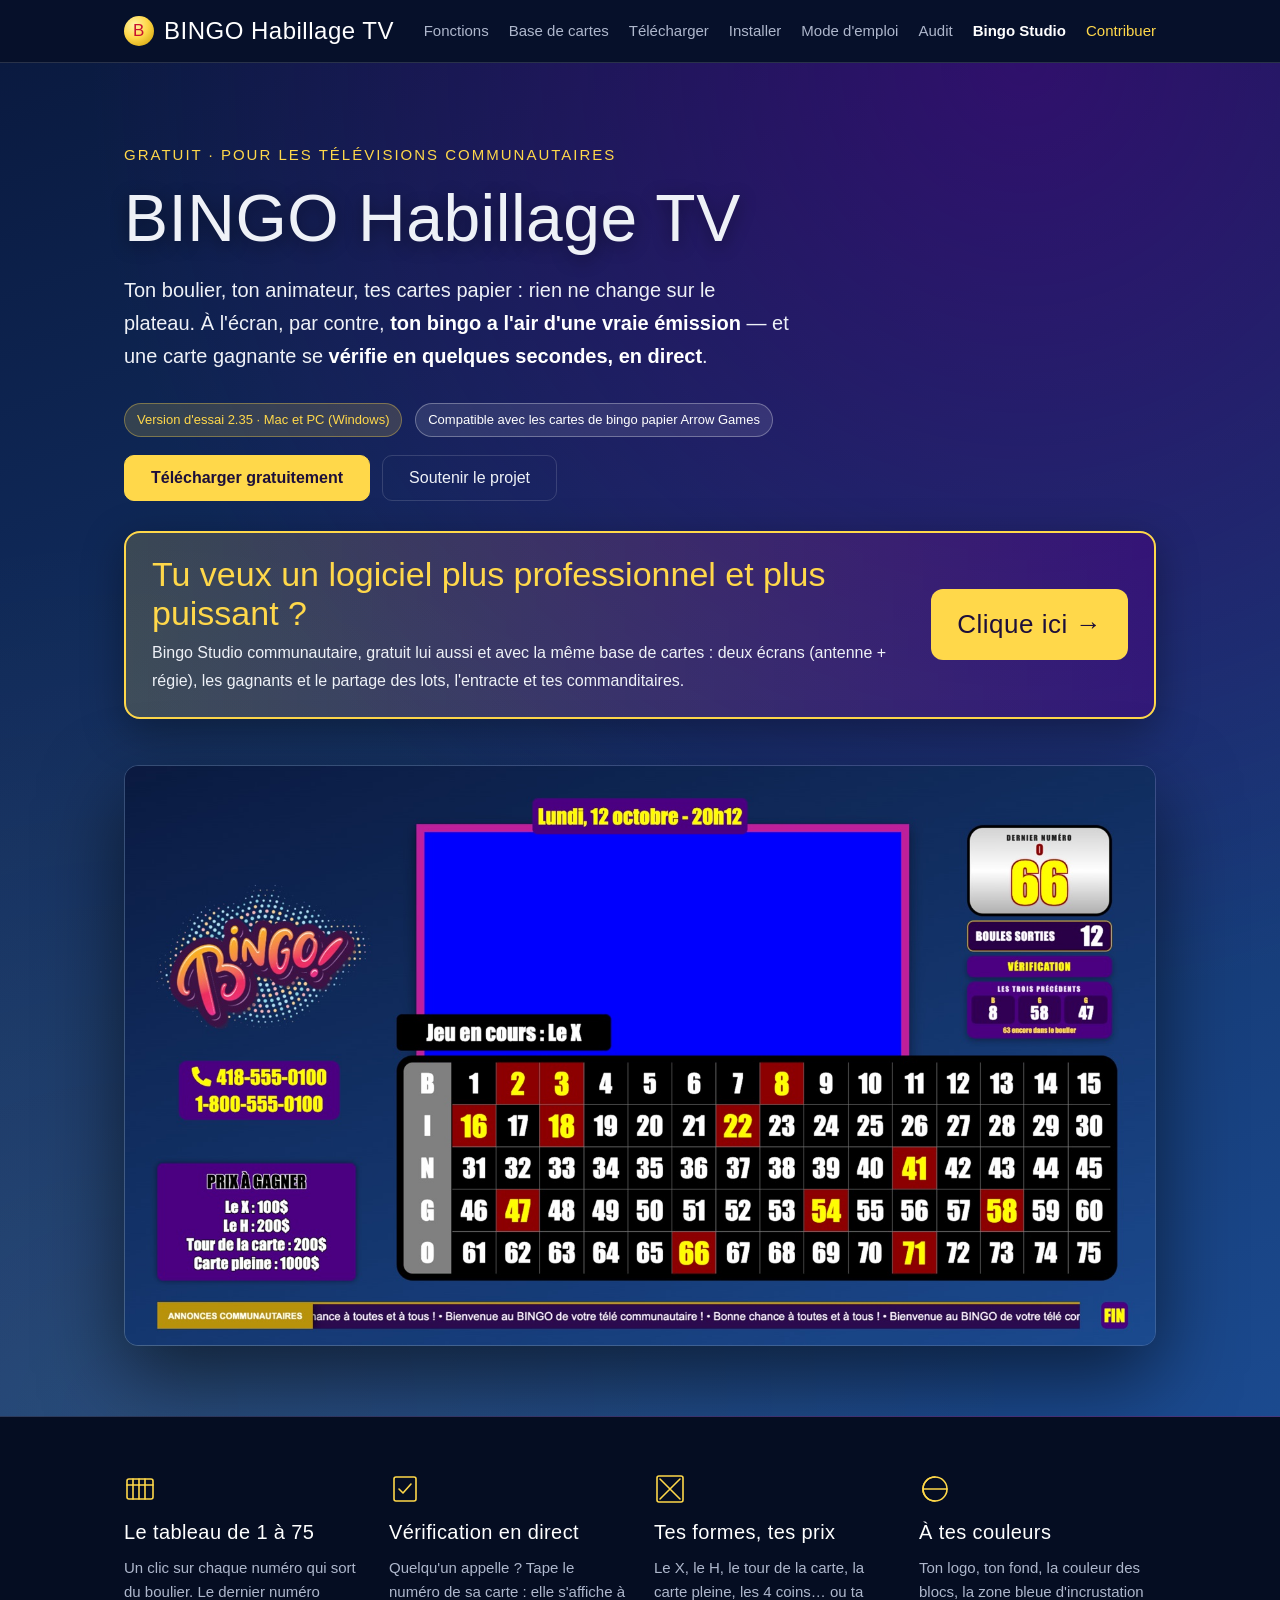
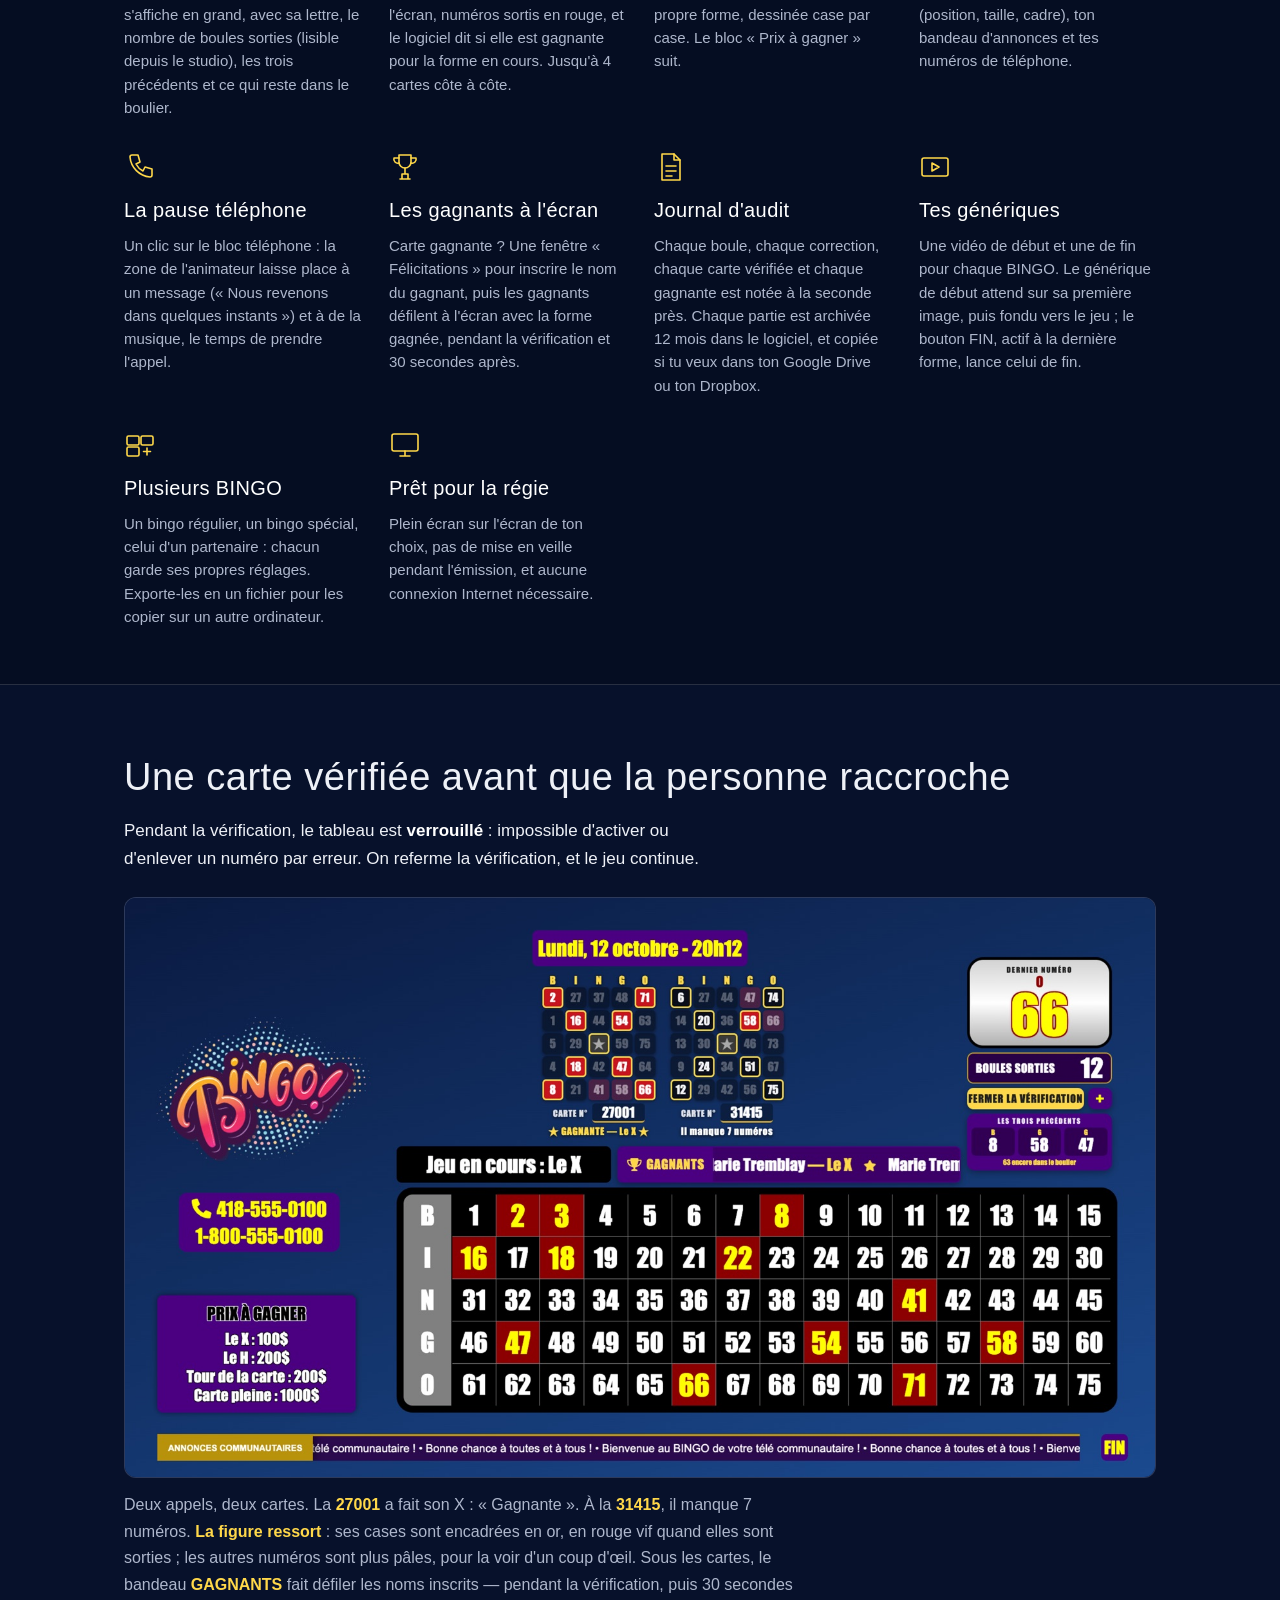
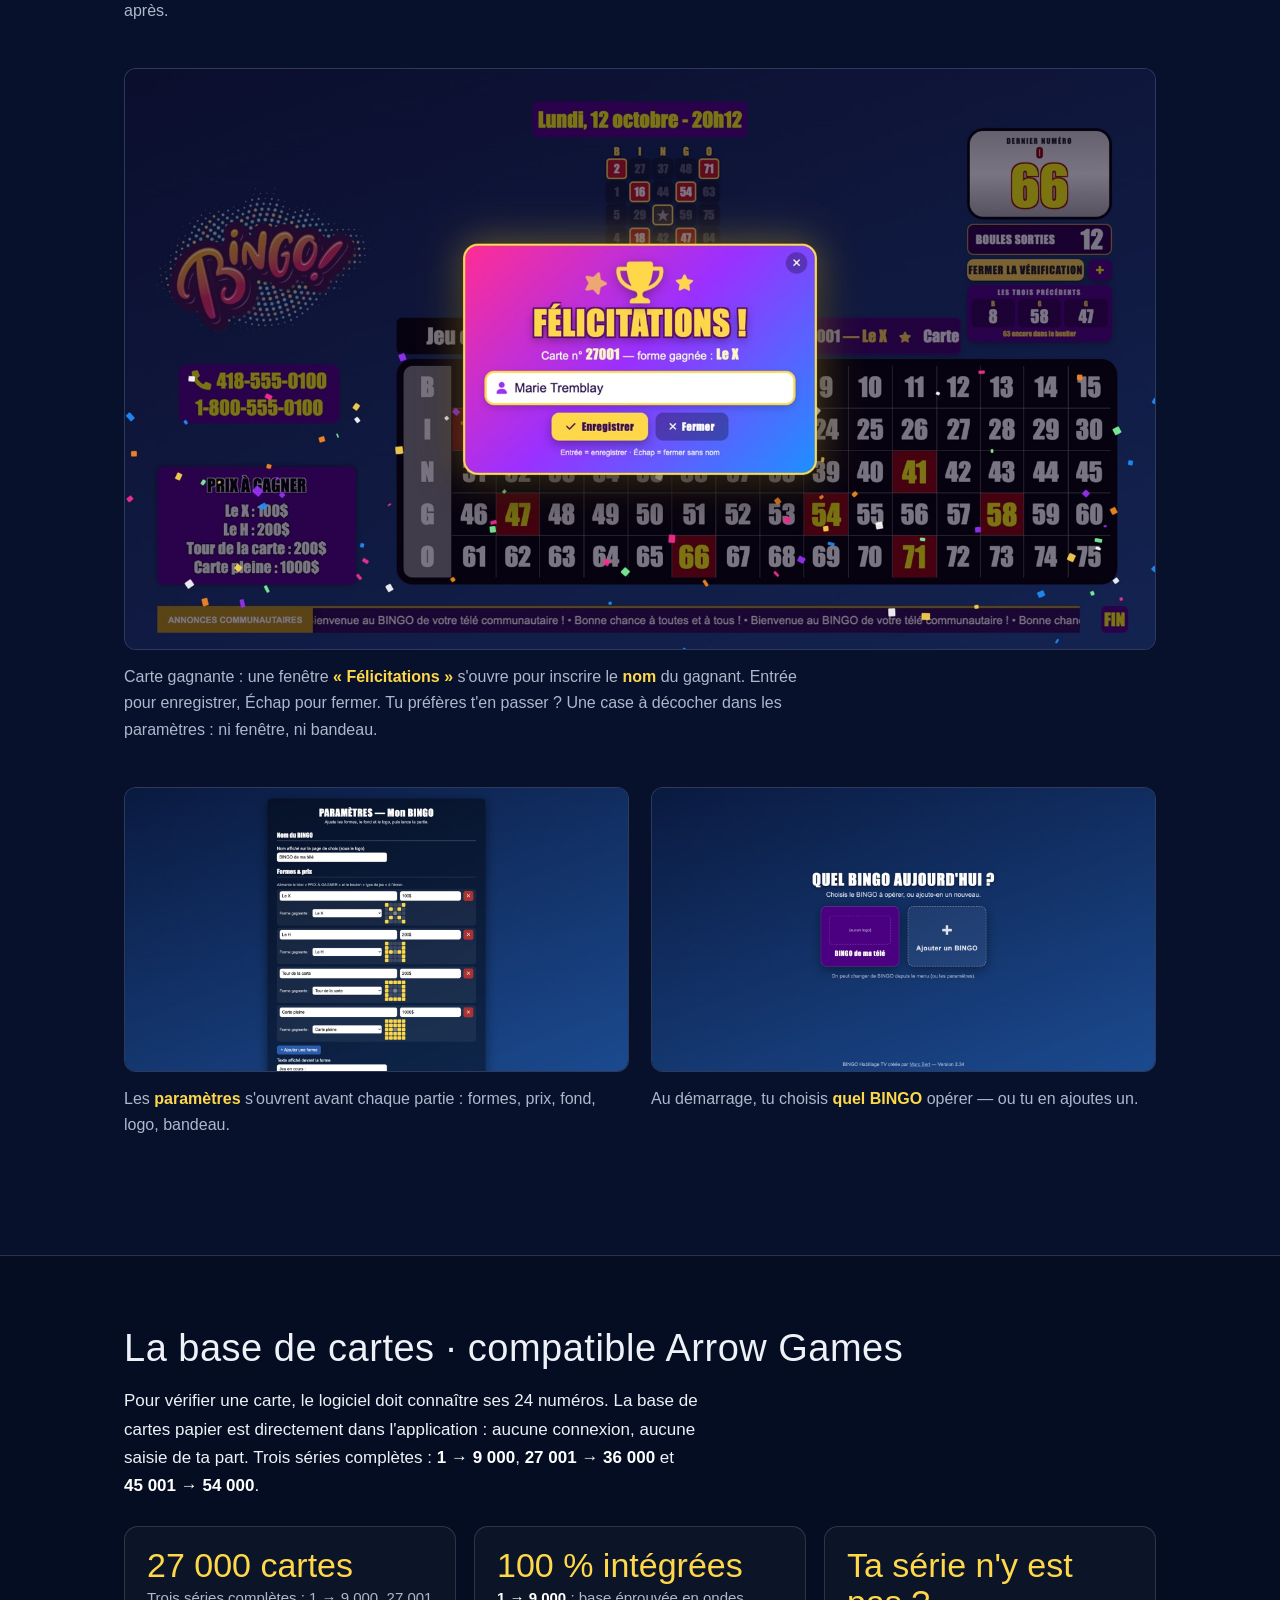
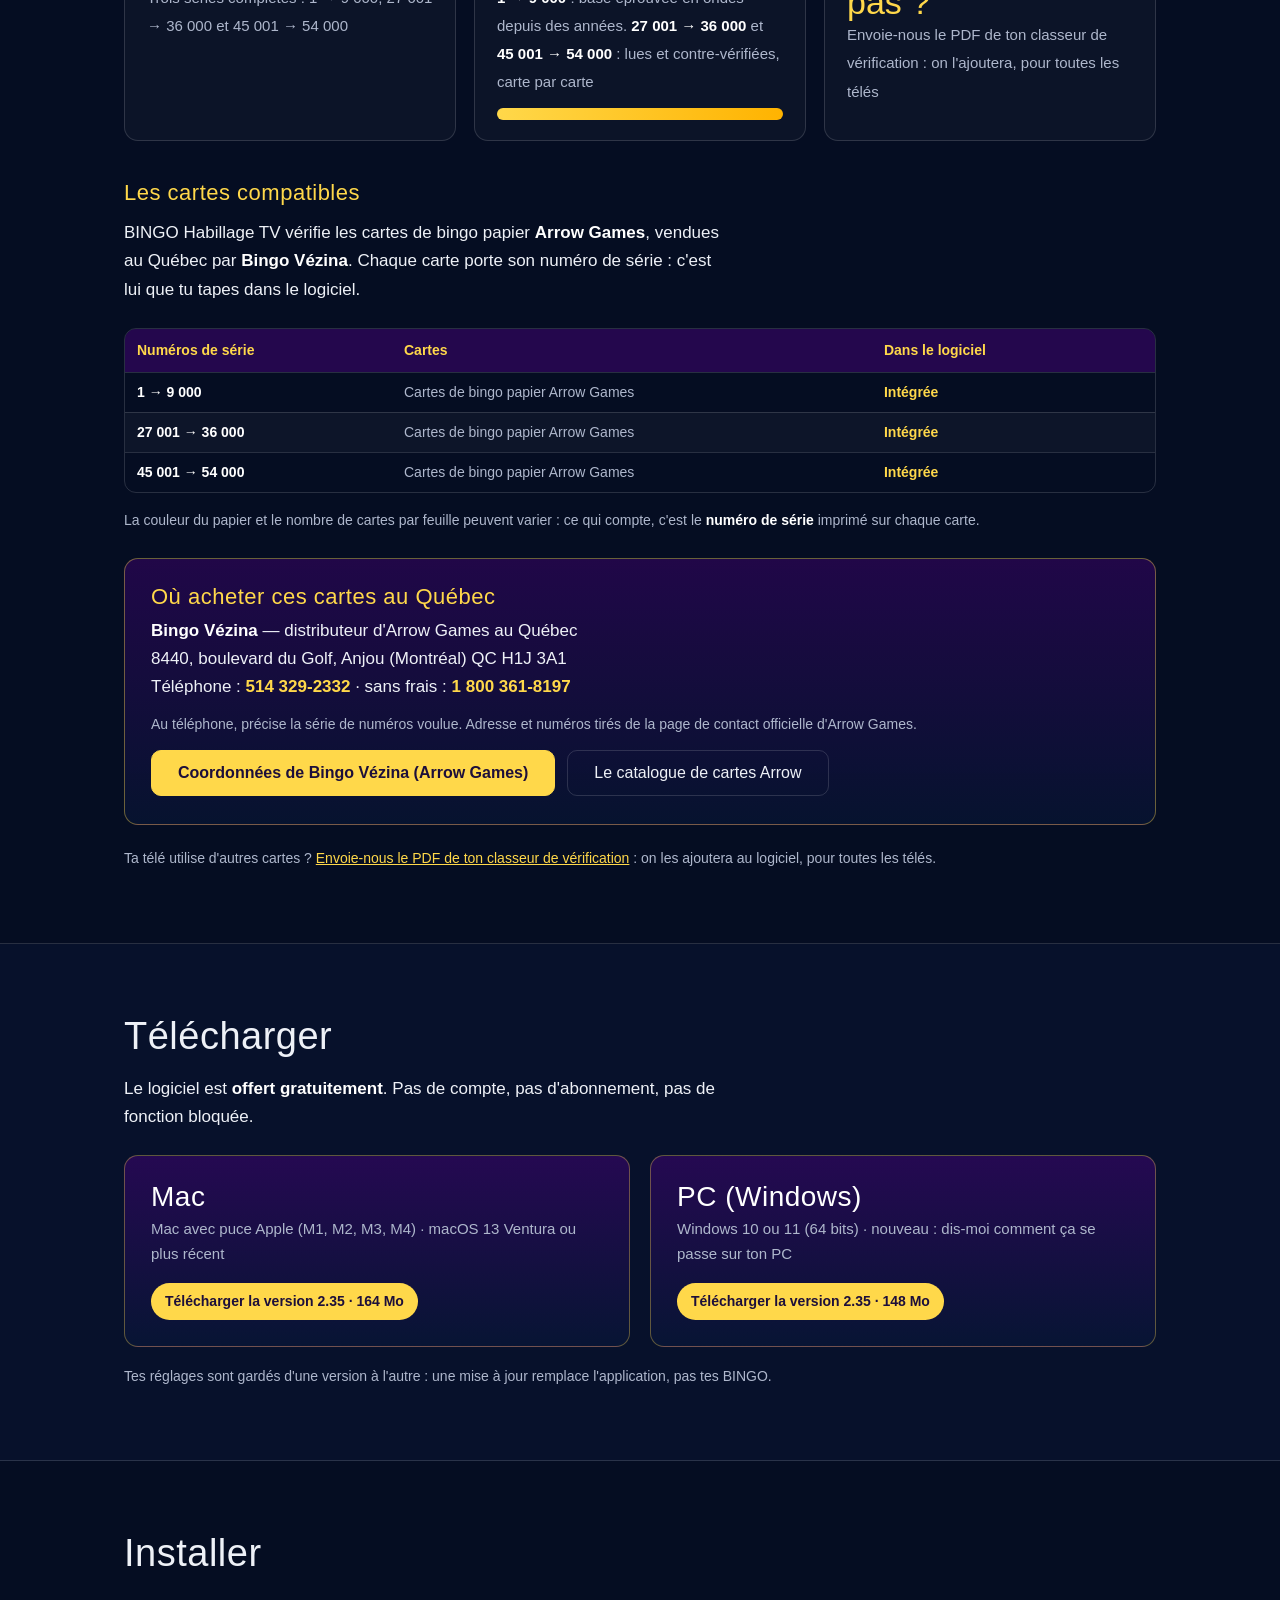
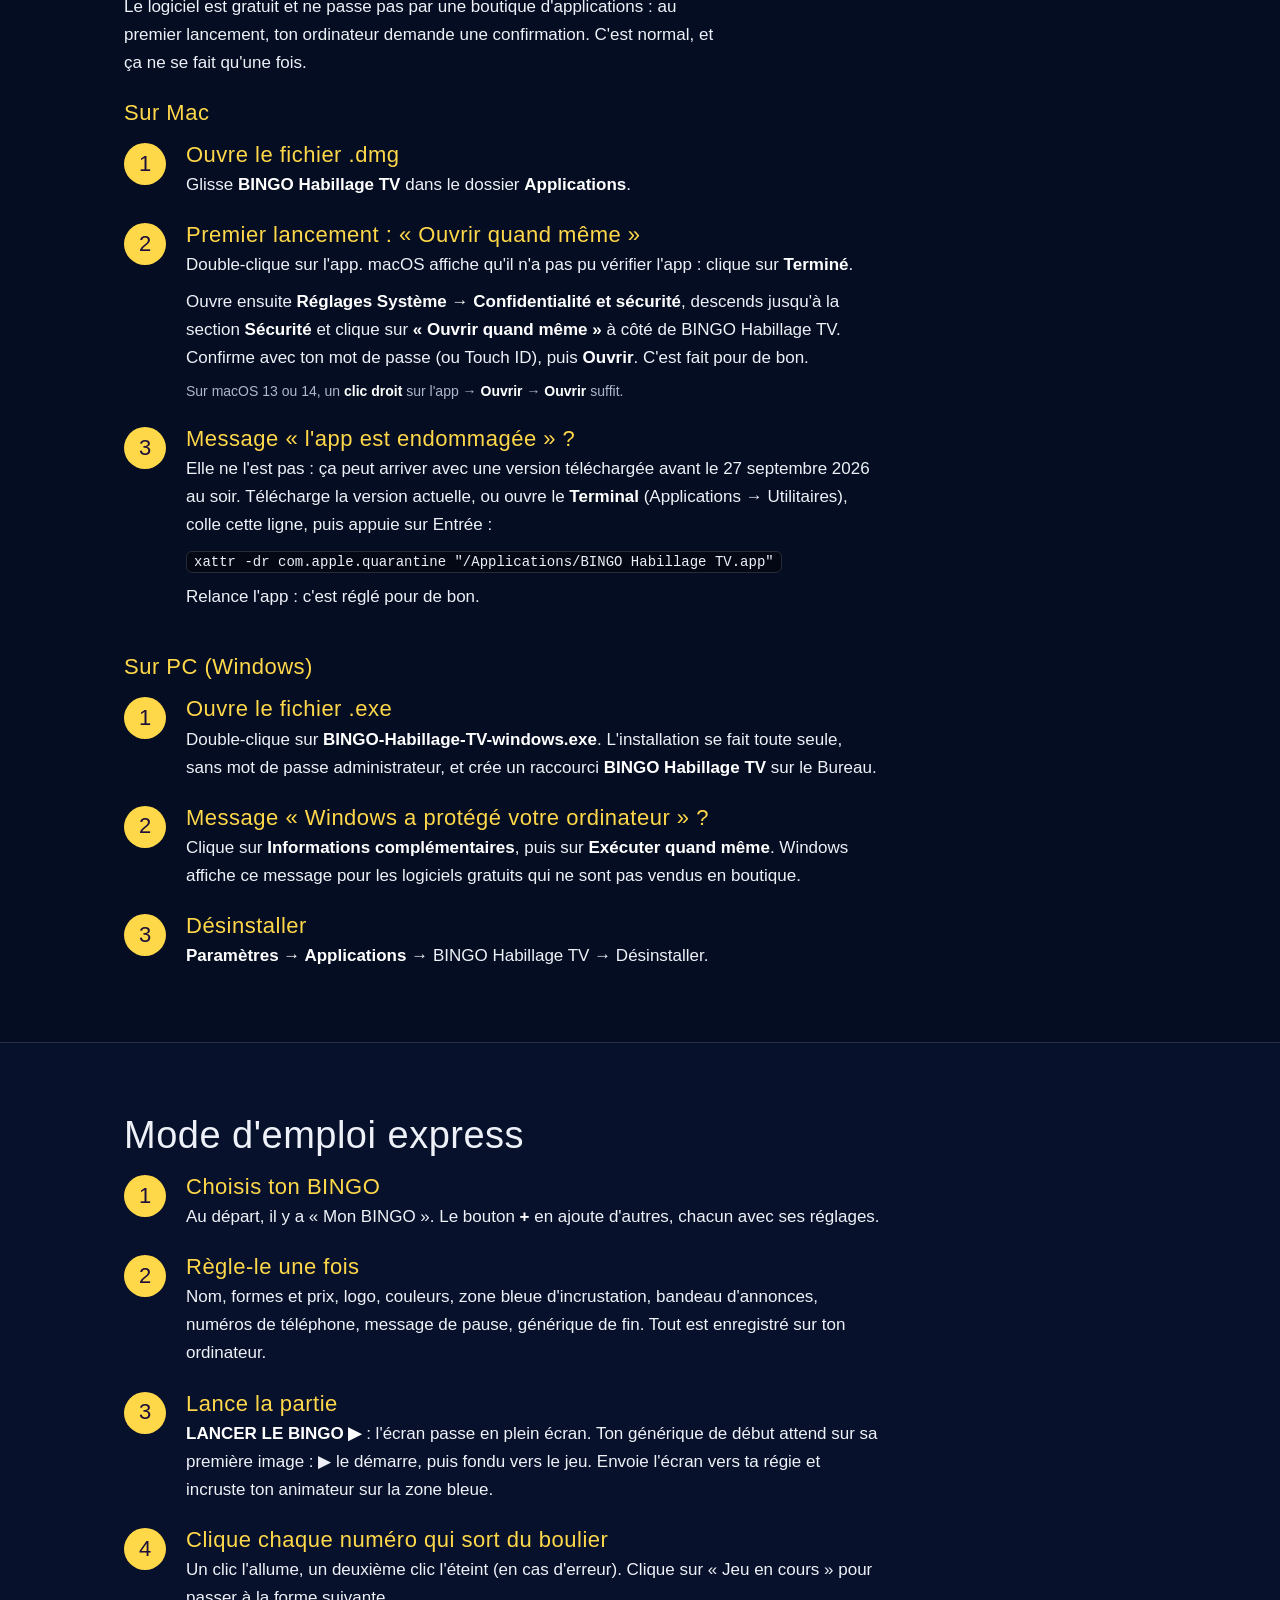
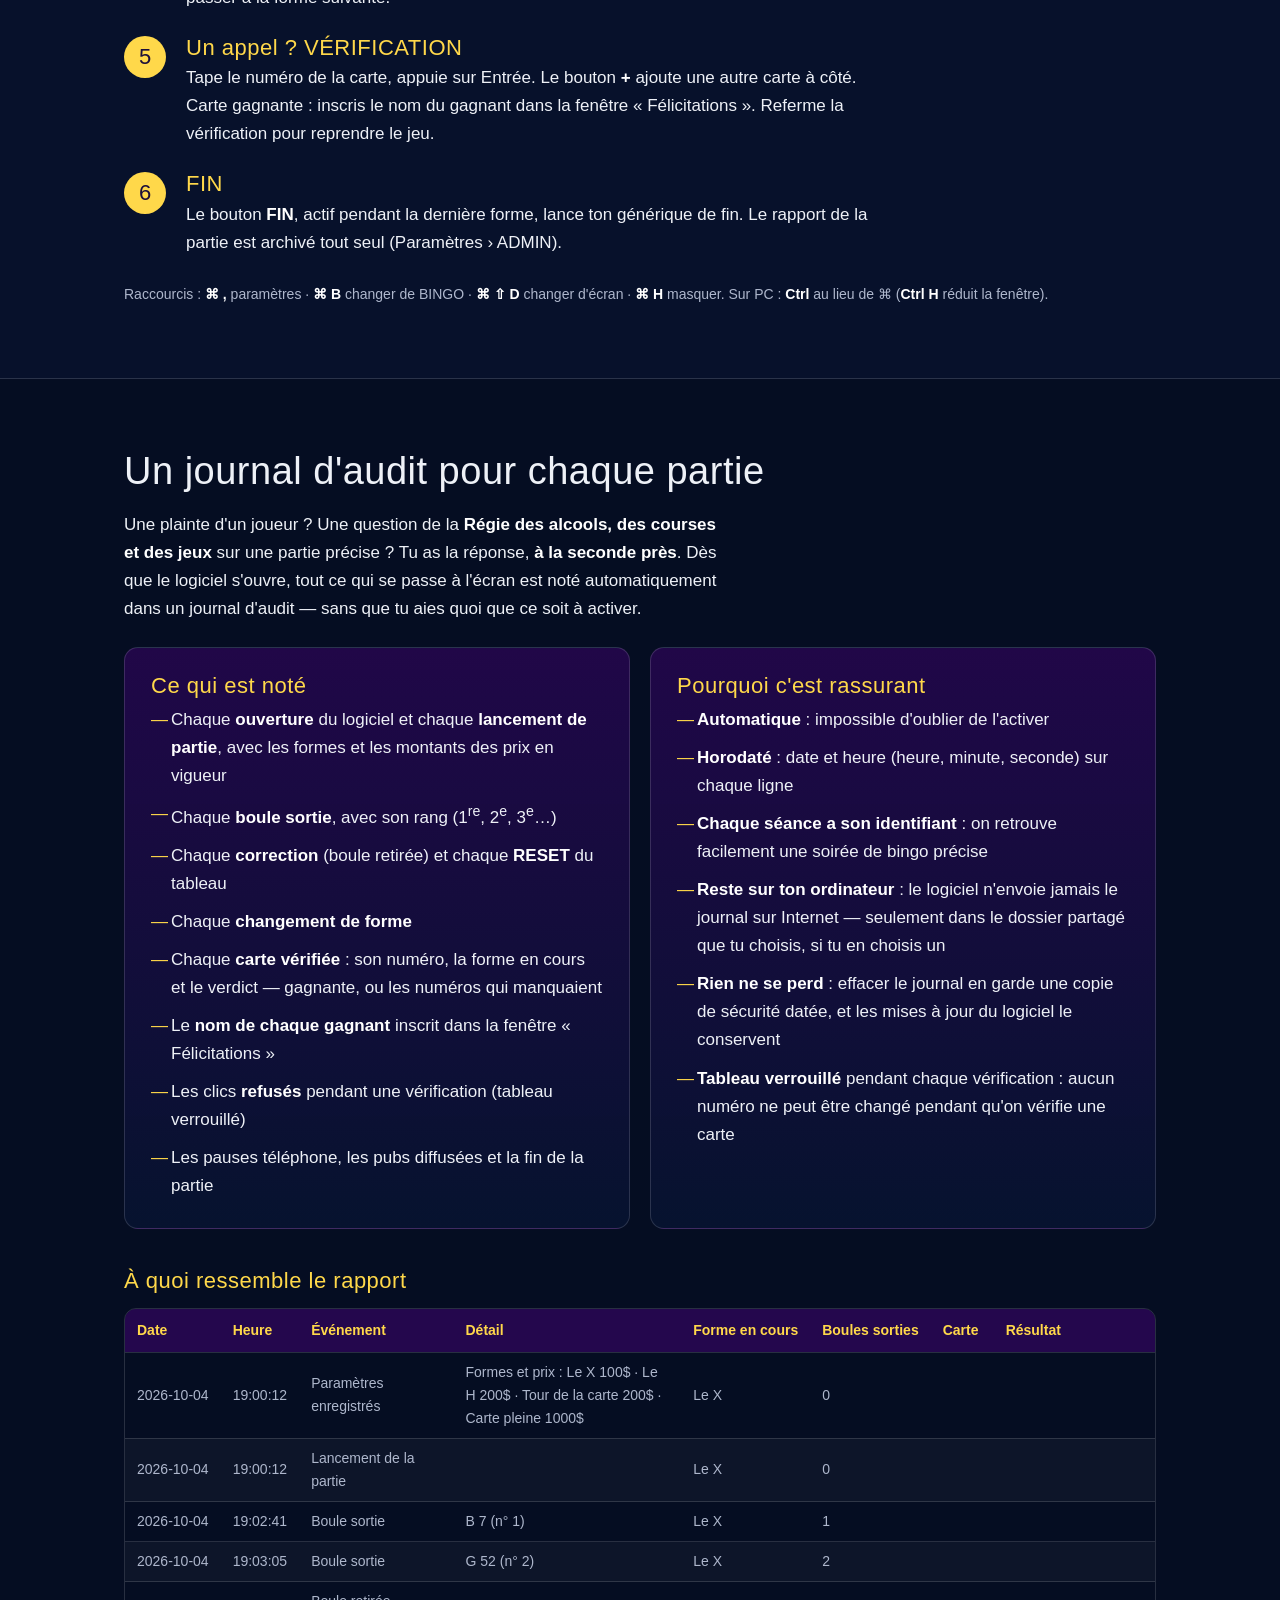
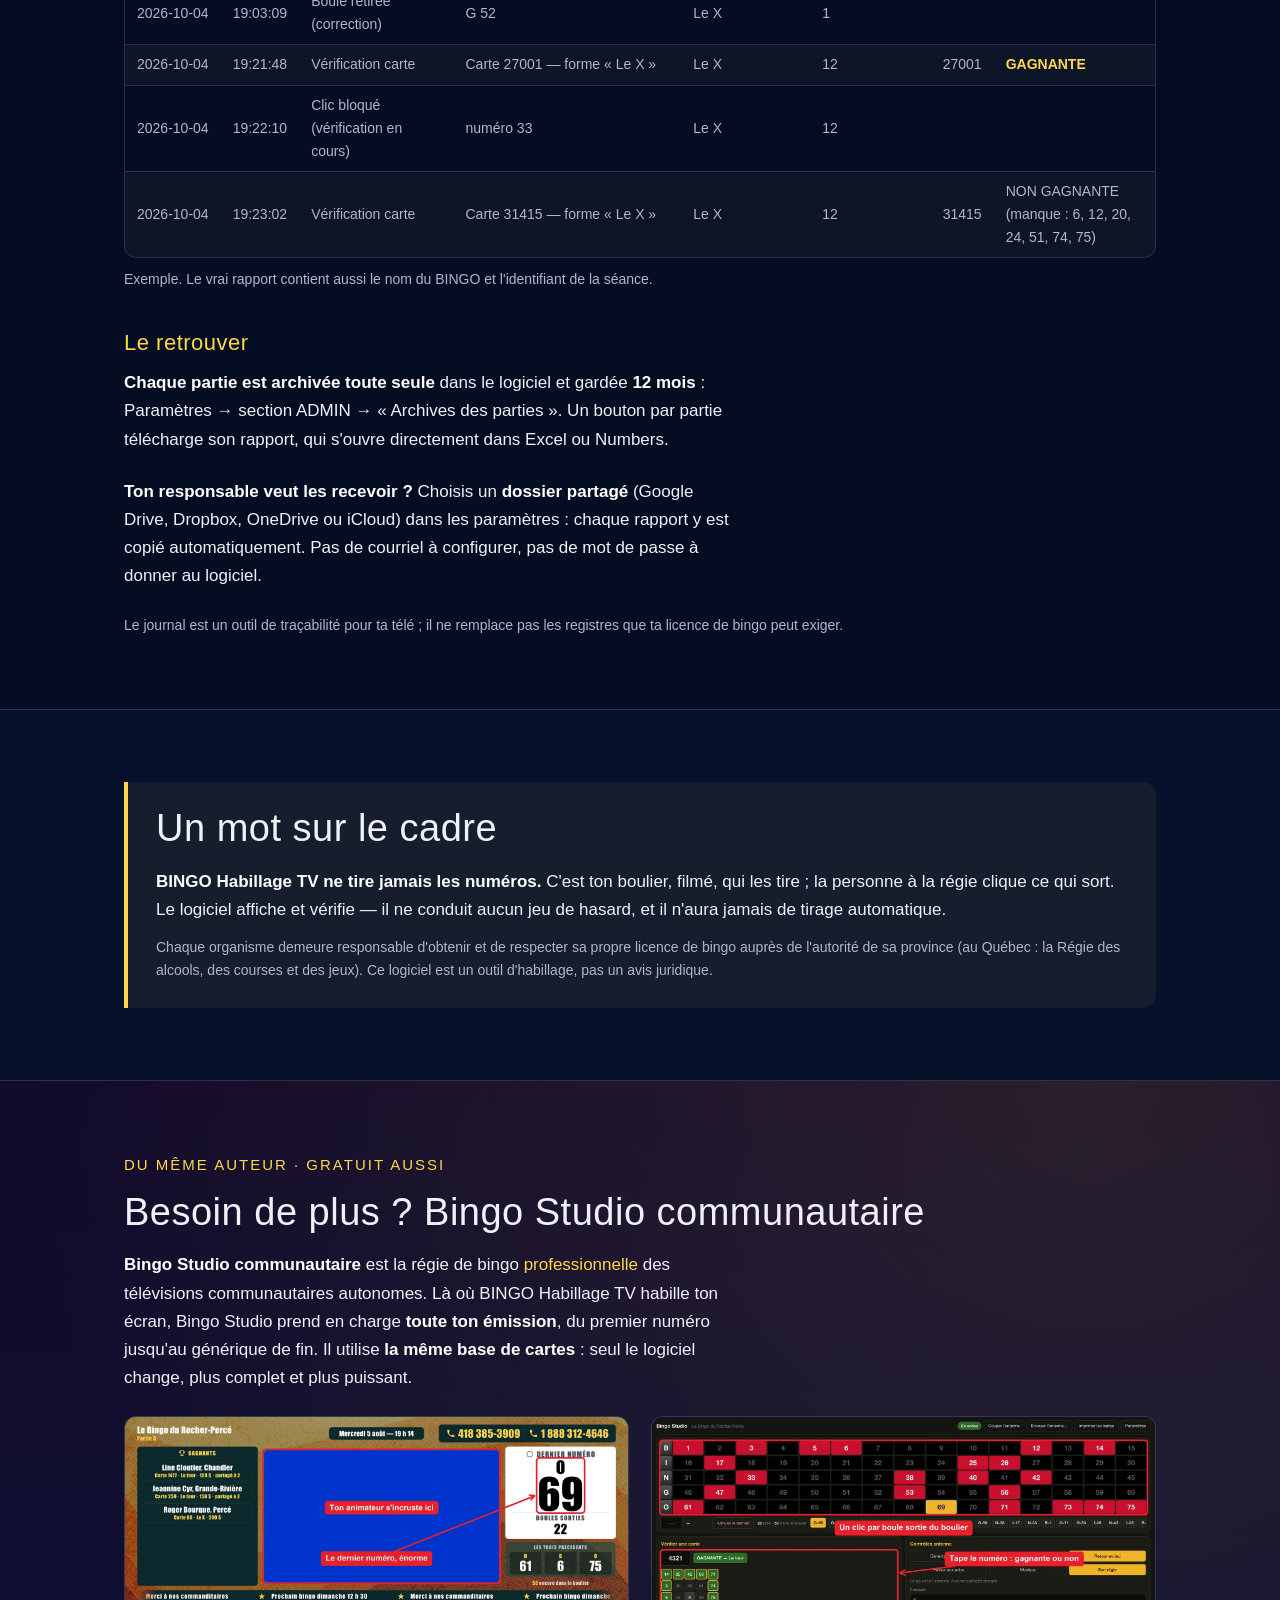
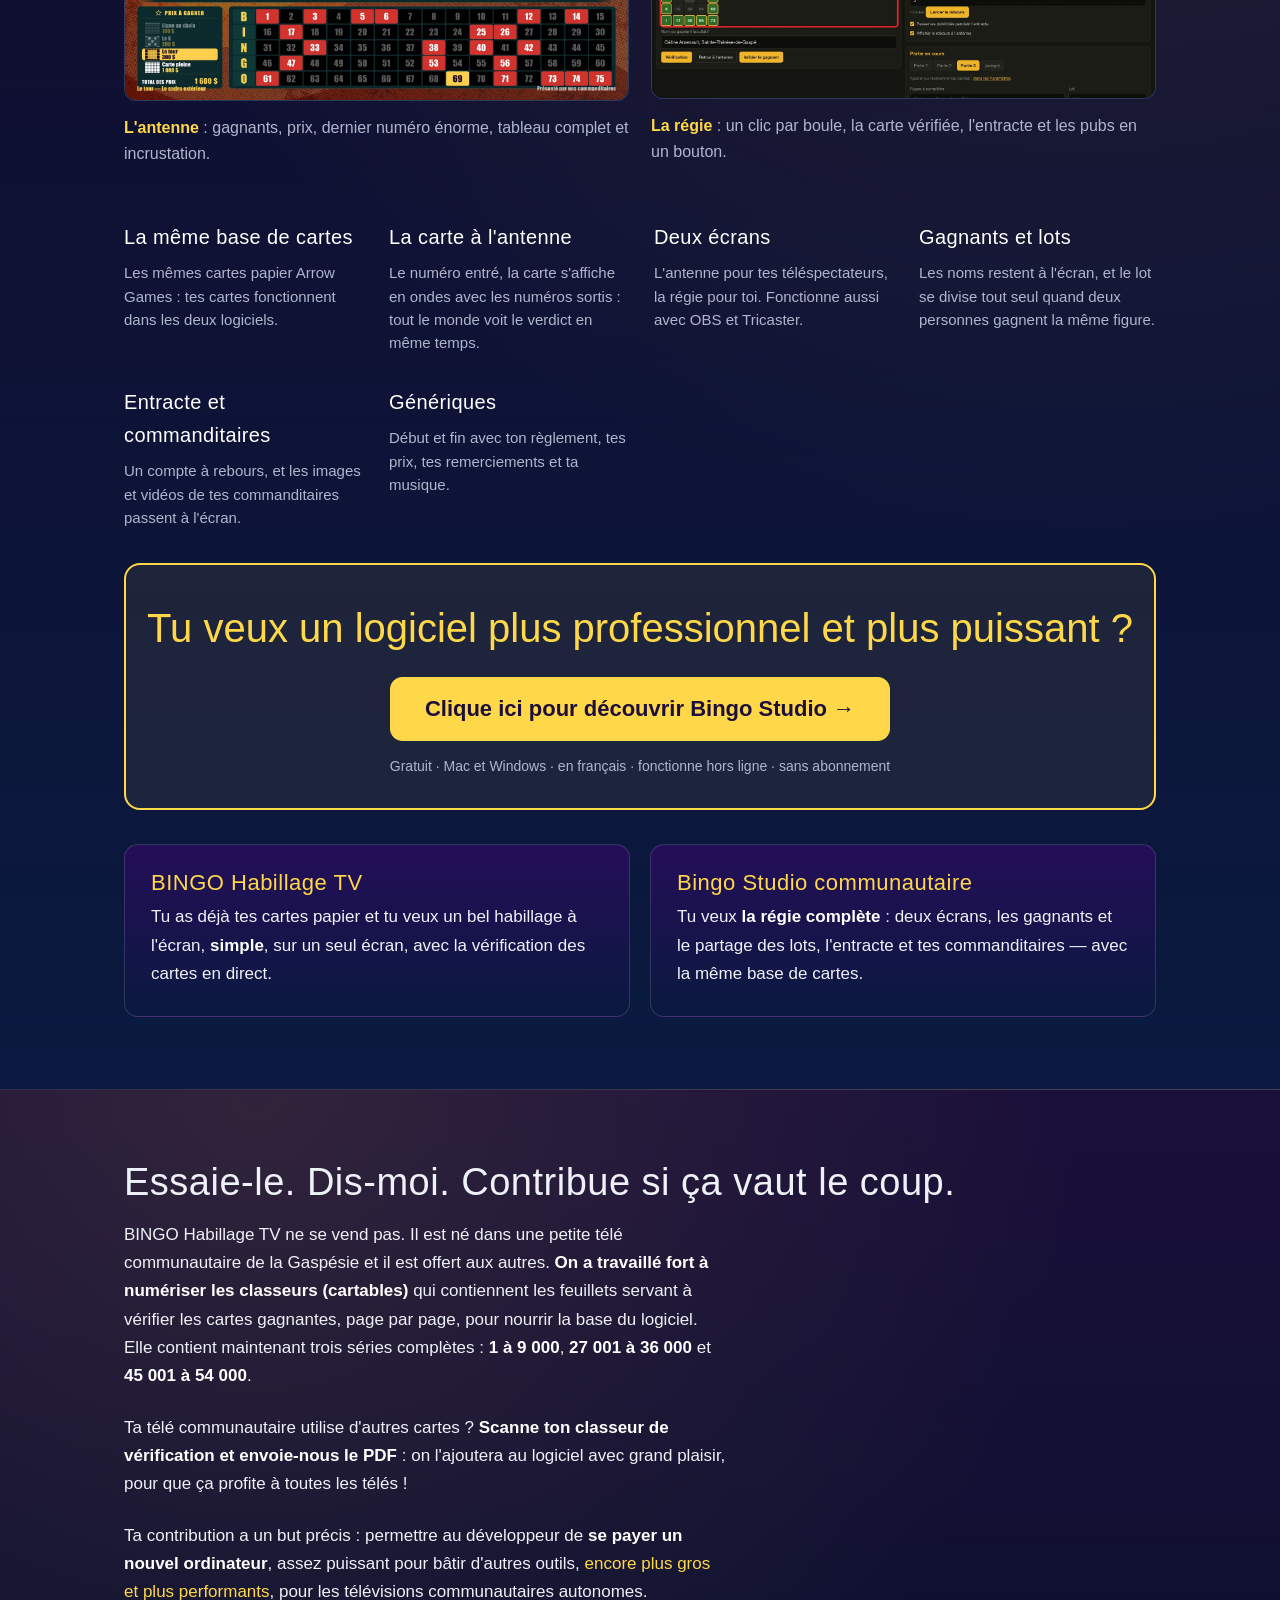
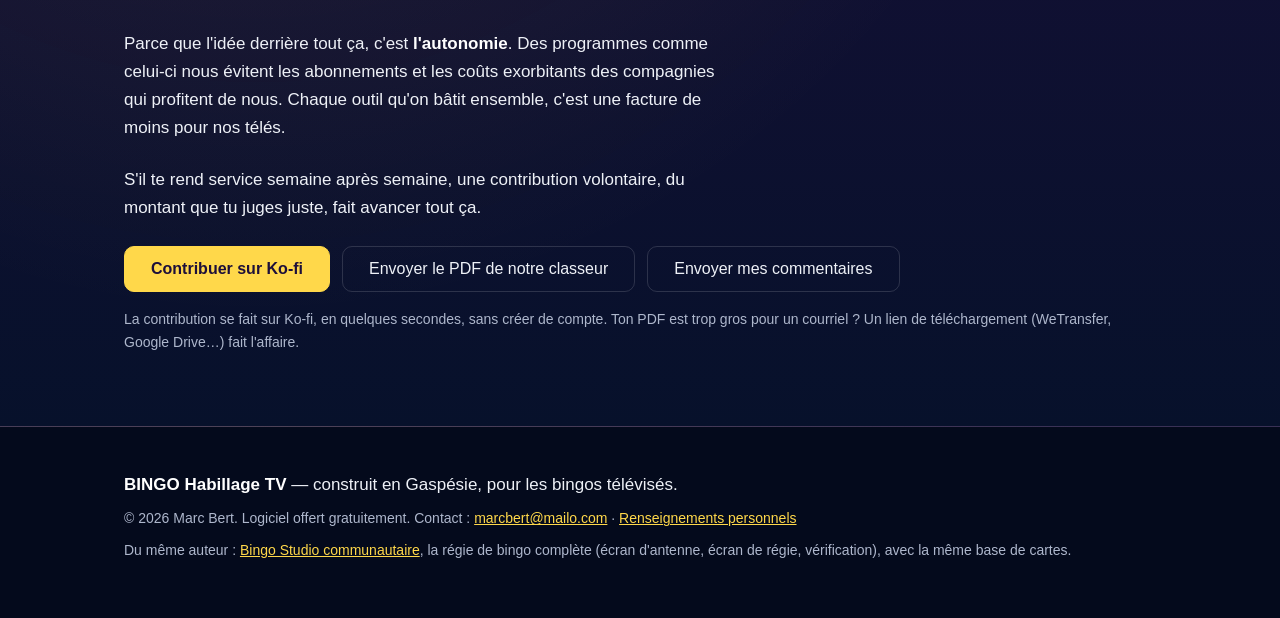
<file: index.html>
<!doctype html>
<html lang="fr-CA">
<head>
<meta charset="utf-8">
<meta name="viewport" content="width=device-width, initial-scale=1">
<title>BINGO Habillage TV — l'habillage à l'écran de ton bingo télévisé (gratuit)</title>
<meta name="description" content="Logiciel gratuit pour Mac et PC : l'habillage à l'écran d'un bingo télévisé. Tableau 1 à 75, dernier numéro, formes et prix, bandeau d'annonces, zone d'incrustation de l'animateur et vérification des cartes gagnantes en direct. Compatible avec les cartes de bingo papier Arrow Games (27 000 cartes).">
<link rel="canonical" href="https://bingotca.github.io/bingo-habillage-tv/">
<!-- Aperçu quand le lien est partagé (Facebook, Messenger, courriel…) -->
<meta property="og:type" content="website">
<meta property="og:url" content="https://bingotca.github.io/bingo-habillage-tv/">
<meta property="og:title" content="BINGO Habillage TV — logiciel gratuit pour les bingos télévisés">
<meta property="og:description" content="L'habillage à l'écran de ton bingo télévisé, avec vérification des cartes gagnantes en direct. Gratuit, pour Mac et PC. Compatible avec les cartes Arrow Games.">
<meta property="og:image" content="https://bingotca.github.io/bingo-habillage-tv/images/jeu.jpg">
<meta property="og:image:width" content="1600">
<meta property="og:image:height" content="900">
<meta property="og:locale" content="fr_CA">
<meta name="twitter:card" content="summary_large_image">
<link rel="stylesheet" href="style.css?v=7">
</head>
<body>

<header class="entete">
  <div class="dedans entete-dedans">
    <a class="marque" href="./"><span class="boule">B</span>BINGO&nbsp;Habillage&nbsp;TV</a>
    <nav>
      <a href="#fonctions">Fonctions</a>
      <a href="#cartes">Base de cartes</a>
      <a href="#telecharger">Télécharger</a>
      <a href="#installer">Installer</a>
      <a href="#emploi">Mode d'emploi</a>
      <a href="#audit">Audit</a>
      <a href="#bingo-studio" class="lien-studio">Bingo Studio</a>
      <a href="#contribution" class="lien-don">Contribuer</a>
    </nav>
  </div>
</header>

<main>

  <!-- ============================ Accroche ============================ -->
  <section class="heros">
    <div class="dedans">
      <p class="surtitre">Gratuit · pour les télévisions communautaires</p>
      <h1>BINGO Habillage TV</h1>
      <p class="accroche">
        Ton boulier, ton animateur, tes cartes papier : rien ne change sur le plateau.
        À l'écran, par contre, <strong>ton bingo a l'air d'une vraie émission</strong> —
        et une carte gagnante se <strong>vérifie en quelques secondes, en direct</strong>.
      </p>
      <span class="pastille">Version d'essai 2.35 · Mac et PC (Windows)</span>
      <span class="pastille pastille-arrow">Compatible avec les cartes de bingo papier Arrow Games</span>
      <div class="boutons">
        <a class="bouton bouton-fort" href="#telecharger">Télécharger gratuitement</a>
        <a class="bouton" href="#contribution">Soutenir le projet</a>
      </div>

      <a class="appel-studio" href="https://bingotca.github.io/bingo-studio/" target="_blank" rel="noopener">
        <span class="appel-studio-texte">
          <b>Tu veux un logiciel plus professionnel et plus puissant&nbsp;?</b>
          <span>Bingo Studio communautaire, gratuit lui aussi et avec la même base de cartes : deux écrans
            (antenne + régie), les gagnants et le partage des lots, l'entracte et tes commanditaires.</span>
        </span>
        <span class="appel-studio-bouton">Clique ici&nbsp;→</span>
      </a>

      <figure class="capture-heros">
        <img src="images/jeu.jpg?v=234" width="1600" height="900"
             alt="L'écran d'antenne : le tableau de 1 à 75 avec les numéros sortis en rouge, le dernier numéro en grand,
                  les trois précédents, la forme en cours, les prix à gagner, les numéros de téléphone,
                  le bandeau d'annonces et la zone bleue où s'incruste l'animateur.">
      </figure>
    </div>
  </section>

  <!-- ============================ Atouts ============================ -->
  <section id="fonctions" class="bande-atouts">
    <div class="dedans">
      <ul class="atouts">
        <li>
          <svg viewBox="0 0 32 32"><rect x="3" y="6" width="26" height="20" rx="2"/><path d="M3 12h26M9 6v20M15 6v20M21 6v20"/></svg>
          <strong>Le tableau de 1 à 75</strong>
          <span>Un clic sur chaque numéro qui sort du boulier. Le dernier numéro s'affiche en grand, avec sa lettre, le nombre de boules sorties (lisible depuis le studio), les trois précédents et ce qui reste dans le boulier.</span>
        </li>
        <li>
          <svg viewBox="0 0 32 32"><rect x="5" y="4" width="22" height="24" rx="2"/><path d="M10 16l4 4 8-9"/></svg>
          <strong>Vérification en direct</strong>
          <span>Quelqu'un appelle ? Tape le numéro de sa carte : elle s'affiche à l'écran, numéros sortis en rouge, et le logiciel dit si elle est gagnante pour la forme en cours. Jusqu'à 4 cartes côte à côte.</span>
        </li>
        <li>
          <svg viewBox="0 0 32 32"><path d="M6 6l20 20M26 6L6 26"/><rect x="3" y="3" width="26" height="26" rx="2"/></svg>
          <strong>Tes formes, tes prix</strong>
          <span>Le X, le H, le tour de la carte, la carte pleine, les 4 coins… ou ta propre forme, dessinée case par case. Le bloc « Prix à gagner » suit.</span>
        </li>
        <li>
          <svg viewBox="0 0 32 32"><circle cx="16" cy="16" r="12"/><path d="M16 4a12 12 0 0 0 0 24M4 16h24"/></svg>
          <strong>À tes couleurs</strong>
          <span>Ton logo, ton fond, la couleur des blocs, la zone bleue d'incrustation (position, taille, cadre), ton bandeau d'annonces et tes numéros de téléphone.</span>
        </li>
        <li>
          <svg viewBox="0 0 32 32"><path d="M8 4h6l2 7-4 2a16 16 0 0 0 7 7l2-4 7 2v6a2 2 0 0 1-2 2A22 22 0 0 1 6 6a2 2 0 0 1 2-2z"/></svg>
          <strong>La pause téléphone</strong>
          <span>Un clic sur le bloc téléphone : la zone de l'animateur laisse place à un message (« Nous revenons dans quelques instants ») et à de la musique, le temps de prendre l'appel.</span>
        </li>
        <li>
          <svg viewBox="0 0 32 32"><path d="M10 4h12v7a6 6 0 0 1-12 0z"/><path d="M10 7H5a4 4 0 0 0 5 5M22 7h5a4 4 0 0 1-5 5M16 17v6M11 28h10M13 23h6v5h-6z"/></svg>
          <strong>Les gagnants à l'écran</strong>
          <span>Carte gagnante ? Une fenêtre « Félicitations » pour inscrire le nom du gagnant, puis les gagnants défilent à l'écran avec la forme gagnée, pendant la vérification et 30 secondes après.</span>
        </li>
        <li>
          <svg viewBox="0 0 32 32"><path d="M8 3h12l6 6v20H8z"/><path d="M20 3v6h6M12 15h10M12 20h10M12 25h6"/></svg>
          <strong>Journal d'audit</strong>
          <span>Chaque boule, chaque correction, chaque carte vérifiée et chaque gagnante est notée à la seconde près. Chaque partie est archivée 12 mois dans le logiciel, et copiée si tu veux dans ton Google Drive ou ton Dropbox.</span>
        </li>
        <li>
          <svg viewBox="0 0 32 32"><rect x="3" y="7" width="26" height="18" rx="2"/><path d="M13 12l7 4-7 4z"/></svg>
          <strong>Tes génériques</strong>
          <span>Une vidéo de début et une de fin pour chaque BINGO. Le générique de début attend sur sa première image, puis fondu vers le jeu ; le bouton FIN, actif à la dernière forme, lance celui de fin.</span>
        </li>
        <li>
          <svg viewBox="0 0 32 32"><rect x="3" y="7" width="12" height="9" rx="1.5"/><rect x="17" y="7" width="12" height="9" rx="1.5"/><rect x="3" y="18" width="12" height="9" rx="1.5"/><path d="M23 19v7M19.5 22.5h7"/></svg>
          <strong>Plusieurs BINGO</strong>
          <span>Un bingo régulier, un bingo spécial, celui d'un partenaire : chacun garde ses propres réglages. Exporte-les en un fichier pour les copier sur un autre ordinateur.</span>
        </li>
        <li>
          <svg viewBox="0 0 32 32"><rect x="3" y="5" width="26" height="17" rx="2"/><path d="M11 27h10M16 22v5"/></svg>
          <strong>Prêt pour la régie</strong>
          <span>Plein écran sur l'écran de ton choix, pas de mise en veille pendant l'émission, et aucune connexion Internet nécessaire.</span>
        </li>
      </ul>
    </div>
  </section>

  <!-- ============================ Captures ============================ -->
  <section class="bande">
    <div class="dedans">
      <h2>Une carte vérifiée avant que la personne raccroche</h2>
      <p class="intro">
        Pendant la vérification, le tableau est <strong>verrouillé</strong> : impossible
        d'activer ou d'enlever un numéro par erreur. On referme la vérification, et le jeu continue.
      </p>
      <figure class="apercu">
        <img src="images/verification.jpg?v=234" width="1600" height="900" loading="lazy"
             alt="Deux cartes vérifiées à l'écran à la place de la zone de l'animateur : la carte 27001,
                  gagnante pour le X, et la carte 31415, à qui il manque 7 numéros.">
        <figcaption>
          Deux appels, deux cartes. La <strong>27001</strong> a fait son X : « Gagnante ».
          À la <strong>31415</strong>, il manque 7 numéros. <strong>La figure ressort</strong> : ses cases sont
          encadrées en or, en rouge vif quand elles sont sorties ; les autres numéros sont plus pâles, pour
          la voir d'un coup d'œil. Sous les cartes, le bandeau <strong>GAGNANTS</strong> fait défiler les noms
          inscrits — pendant la vérification, puis 30 secondes après.
        </figcaption>
      </figure>
      <figure class="apercu">
        <img src="images/gagnant.jpg?v=234" width="1600" height="900" loading="lazy"
             alt="La fenêtre Félicitations : trophée, confettis, carte 27001, forme gagnée Le X,
                  champ Nom du gagnant, boutons Enregistrer et Fermer.">
        <figcaption>
          Carte gagnante : une fenêtre <strong>« Félicitations »</strong> s'ouvre pour inscrire le
          <strong>nom</strong> du gagnant. Entrée pour enregistrer, Échap pour fermer.
          Tu préfères t'en passer ? Une case à décocher dans les paramètres : ni fenêtre, ni bandeau.
        </figcaption>
      </figure>
      <div class="duo">
        <figure class="apercu">
          <img src="images/parametres.jpg" width="1600" height="900" loading="lazy"
               alt="La page de paramètres : nom du BINGO, formes et prix avec leur dessin sur une carte 5 par 5.">
          <figcaption>Les <strong>paramètres</strong> s'ouvrent avant chaque partie : formes, prix, fond, logo, bandeau.</figcaption>
        </figure>
        <figure class="apercu">
          <img src="images/choix.jpg" width="1600" height="900" loading="lazy"
               alt="L'écran de départ : choisir le BINGO à opérer ou en ajouter un nouveau.">
          <figcaption>Au démarrage, tu choisis <strong>quel BINGO</strong> opérer — ou tu en ajoutes un.</figcaption>
        </figure>
      </div>
    </div>
  </section>

  <!-- ============================ Base de cartes ============================ -->
  <section id="cartes" class="bande bande-sombre">
    <div class="dedans">
      <h2>La base de cartes · compatible Arrow Games</h2>
      <p class="intro">
        Pour vérifier une carte, le logiciel doit connaître ses 24 numéros. La base de cartes
        papier est directement dans l'application : aucune connexion, aucune saisie de ta part.
        Trois séries complètes : <strong>1&nbsp;→&nbsp;9&nbsp;000</strong>, <strong>27&nbsp;001&nbsp;→&nbsp;36&nbsp;000</strong> et
        <strong>45&nbsp;001&nbsp;→&nbsp;54&nbsp;000</strong>.
      </p>
      <div class="chiffres">
        <div class="chiffre"><b>27 000 cartes</b><span>Trois séries complètes : 1 → 9 000, 27 001 → 36 000 et 45 001 → 54 000</span></div>
        <div class="chiffre">
          <b>100 % intégrées</b>
          <span><strong>1&nbsp;→&nbsp;9&nbsp;000</strong> : base éprouvée en ondes depuis des années.
            <strong>27&nbsp;001&nbsp;→&nbsp;36&nbsp;000</strong> et <strong>45&nbsp;001&nbsp;→&nbsp;54&nbsp;000</strong> : lues et contre-vérifiées, carte par carte</span>
          <div class="jauge" aria-hidden="true"><i style="width:100%"></i></div>
        </div>
        <div class="chiffre"><b>Ta série n'y est pas ?</b><span>Envoie-nous le PDF de ton classeur de vérification : on l'ajoutera, pour toutes les télés</span></div>
      </div>
      <h3 class="sous-titre-audit">Les cartes compatibles</h3>
      <p class="intro">
        BINGO Habillage TV vérifie les cartes de bingo papier <strong>Arrow Games</strong>, vendues au Québec
        par <strong>Bingo Vézina</strong>. Chaque carte porte son numéro de série : c'est lui que tu tapes dans le logiciel.
      </p>
      <div class="tableau-defile" style="margin-bottom:26px">
        <table class="tableau-exemple tableau-series">
          <thead><tr><th>Numéros de série</th><th>Cartes</th><th>Dans le logiciel</th></tr></thead>
          <tbody>
            <tr><td><strong>1&nbsp;→&nbsp;9&nbsp;000</strong></td>
                <td>Cartes de bingo papier Arrow Games</td>
                <td class="ok">Intégrée</td></tr>
            <tr><td><strong>27&nbsp;001&nbsp;→&nbsp;36&nbsp;000</strong></td>
                <td>Cartes de bingo papier Arrow Games</td>
                <td class="ok">Intégrée</td></tr>
            <tr><td><strong>45&nbsp;001&nbsp;→&nbsp;54&nbsp;000</strong></td>
                <td>Cartes de bingo papier Arrow Games</td>
                <td class="ok">Intégrée</td></tr>
          </tbody>
        </table>
      </div>

      <p class="petit" style="margin:-10px 0 26px">
        La couleur du papier et le nombre de cartes par feuille peuvent varier : ce qui compte,
        c'est le <strong>numéro de série</strong> imprimé sur chaque carte.
      </p>

      <div class="carte achat">
        <h3>Où acheter ces cartes au Québec</h3>
        <p><strong>Bingo Vézina</strong> — distributeur d'Arrow Games au Québec<br>
           8440, boulevard du Golf, Anjou (Montréal) QC H1J 3A1<br>
           Téléphone : <a href="tel:+15143292332">514 329-2332</a> · sans frais : <a href="tel:+18003618197">1 800 361-8197</a></p>
        <p class="petit">Au téléphone, précise la série de numéros voulue.
           Adresse et numéros tirés de la page de contact officielle d'Arrow Games.</p>
        <div class="boutons" style="margin:14px 0 0">
          <a class="bouton bouton-fort" href="https://info.arrowgames.com/contact" target="_blank" rel="noopener">Coordonnées de Bingo Vézina (Arrow Games)</a>
          <a class="bouton" href="https://paper.arrowgames.com/" target="_blank" rel="noopener">Le catalogue de cartes Arrow</a>
        </div>
      </div>

      <p class="petit" style="margin-top:22px">
        Ta télé utilise d'autres cartes ? <a href="#contribution">Envoie-nous le PDF de ton classeur de vérification</a> :
        on les ajoutera au logiciel, pour toutes les télés.
      </p>
    </div>
  </section>

  <!-- ============================ Télécharger ============================ -->
  <section id="telecharger" class="bande">
    <div class="dedans">
      <h2>Télécharger</h2>
      <p class="intro">
        Le logiciel est <strong>offert gratuitement</strong>. Pas de compte, pas d'abonnement,
        pas de fonction bloquée.
      </p>
      <div class="grille-deux">
        <a class="telechargement" href="https://github.com/bingoTCA/bingo-habillage-tv/releases/latest/download/BINGO-Habillage-TV-mac.dmg">
          <span class="tele-titre">Mac</span>
          <span class="tele-detail">Mac avec puce Apple (M1, M2, M3, M4) · macOS 13 Ventura ou plus récent</span>
          <span class="tele-etat">Télécharger la version 2.35 · 164 Mo</span>
        </a>
        <a class="telechargement" href="https://github.com/bingoTCA/bingo-habillage-tv/releases/latest/download/BINGO-Habillage-TV-windows.exe">
          <span class="tele-titre">PC (Windows)</span>
          <span class="tele-detail">Windows 10 ou 11 (64 bits) · nouveau : dis-moi comment ça se passe sur ton PC</span>
          <span class="tele-etat">Télécharger la version 2.35 · 148 Mo</span>
        </a>
      </div>
      <p class="petit" style="margin-top:18px">
        Tes réglages sont gardés d'une version à l'autre : une mise à jour remplace l'application,
        pas tes BINGO.
      </p>
    </div>
  </section>

  <!-- ============================ Installer ============================ -->
  <section id="installer" class="bande bande-sombre">
    <div class="dedans">
      <h2>Installer</h2>
      <p class="intro">
        Le logiciel est gratuit et ne passe pas par une boutique d'applications : au premier lancement, ton
        ordinateur demande une confirmation. C'est normal, et ça ne se fait qu'une fois.
      </p>
      <h3 style="margin-bottom:18px">Sur Mac</h3>
      <ol class="etapes">
        <li>
          <h3>Ouvre le fichier .dmg</h3>
          <p>Glisse <strong>BINGO Habillage TV</strong> dans le dossier <strong>Applications</strong>.</p>
        </li>
        <li>
          <h3>Premier lancement : « Ouvrir quand même »</h3>
          <p>Double-clique sur l'app. macOS affiche qu'il n'a pas pu vérifier l'app : clique sur <strong>Terminé</strong>.</p>
          <p>Ouvre ensuite <strong>Réglages Système → Confidentialité et sécurité</strong>, descends jusqu'à la section
             <strong>Sécurité</strong> et clique sur <strong>« Ouvrir quand même »</strong> à côté de BINGO Habillage TV.
             Confirme avec ton mot de passe (ou Touch ID), puis <strong>Ouvrir</strong>. C'est fait pour de bon.</p>
          <p class="petit">Sur macOS 13 ou 14, un <strong>clic droit</strong> sur l'app → <strong>Ouvrir</strong> → <strong>Ouvrir</strong> suffit.</p>
        </li>
        <li>
          <h3>Message « l'app est endommagée » ?</h3>
          <p>Elle ne l'est pas : ça peut arriver avec une version téléchargée avant le 27 septembre 2026 au soir.
             Télécharge la version actuelle, ou ouvre le <strong>Terminal</strong> (Applications → Utilitaires),
             colle cette ligne, puis appuie sur Entrée :</p>
          <p><code>xattr -dr com.apple.quarantine "/Applications/BINGO Habillage TV.app"</code></p>
          <p>Relance l'app : c'est réglé pour de bon.</p>
        </li>
      </ol>
      <h3 style="margin:44px 0 18px">Sur PC (Windows)</h3>
      <ol class="etapes">
        <li>
          <h3>Ouvre le fichier .exe</h3>
          <p>Double-clique sur <strong>BINGO-Habillage-TV-windows.exe</strong>. L'installation se fait toute seule,
             sans mot de passe administrateur, et crée un raccourci <strong>BINGO Habillage TV</strong> sur le Bureau.</p>
        </li>
        <li>
          <h3>Message « Windows a protégé votre ordinateur » ?</h3>
          <p>Clique sur <strong>Informations complémentaires</strong>, puis sur <strong>Exécuter quand même</strong>.
             Windows affiche ce message pour les logiciels gratuits qui ne sont pas vendus en boutique.</p>
        </li>
        <li>
          <h3>Désinstaller</h3>
          <p><strong>Paramètres → Applications</strong> → BINGO Habillage TV → Désinstaller.</p>
        </li>
      </ol>
    </div>
  </section>

  <!-- ============================ Mode d'emploi ============================ -->
  <section id="emploi" class="bande">
    <div class="dedans">
      <h2>Mode d'emploi express</h2>
      <ol class="etapes">
        <li>
          <h3>Choisis ton BINGO</h3>
          <p>Au départ, il y a « Mon BINGO ». Le bouton <strong>+</strong> en ajoute d'autres, chacun avec ses réglages.</p>
        </li>
        <li>
          <h3>Règle-le une fois</h3>
          <p>Nom, formes et prix, logo, couleurs, zone bleue d'incrustation, bandeau d'annonces, numéros de téléphone,
             message de pause, générique de fin. Tout est enregistré sur ton ordinateur.</p>
        </li>
        <li>
          <h3>Lance la partie</h3>
          <p><strong>LANCER LE BINGO ▶</strong> : l'écran passe en plein écran. Ton générique de début attend sur sa
             première image : ▶ le démarre, puis fondu vers le jeu. Envoie l'écran vers ta régie et incruste ton
             animateur sur la zone bleue.</p>
        </li>
        <li>
          <h3>Clique chaque numéro qui sort du boulier</h3>
          <p>Un clic l'allume, un deuxième clic l'éteint (en cas d'erreur). Clique sur « Jeu en cours » pour passer à la forme suivante.</p>
        </li>
        <li>
          <h3>Un appel ? VÉRIFICATION</h3>
          <p>Tape le numéro de la carte, appuie sur Entrée. Le bouton <strong>+</strong> ajoute une autre carte à côté.
             Carte gagnante : inscris le nom du gagnant dans la fenêtre « Félicitations ».
             Referme la vérification pour reprendre le jeu.</p>
        </li>
        <li>
          <h3>FIN</h3>
          <p>Le bouton <strong>FIN</strong>, actif pendant la dernière forme, lance ton générique de fin. Le rapport de la partie est archivé tout seul (Paramètres › ADMIN).</p>
        </li>
      </ol>
      <p class="petit" style="margin-top:26px">
        Raccourcis : <strong>⌘ ,</strong> paramètres · <strong>⌘ B</strong> changer de BINGO ·
        <strong>⌘ ⇧ D</strong> changer d'écran · <strong>⌘ H</strong> masquer.
        Sur PC : <strong>Ctrl</strong> au lieu de ⌘ (<strong>Ctrl H</strong> réduit la fenêtre).
      </p>
    </div>
  </section>

  <!-- ============================ Journal d'audit ============================ -->
  <section id="audit" class="bande bande-sombre">
    <div class="dedans">
      <h2>Un journal d'audit pour chaque partie</h2>
      <p class="intro">
        Une plainte d'un joueur ? Une question de la <strong>Régie des alcools, des courses et des jeux</strong>
        sur une partie précise ? Tu as la réponse, <strong>à la seconde près</strong>. Dès que le logiciel
        s'ouvre, tout ce qui se passe à l'écran est noté automatiquement dans un journal d'audit — sans
        que tu aies quoi que ce soit à activer.
      </p>

      <div class="grille-deux">
        <div class="carte">
          <h3>Ce qui est noté</h3>
          <ul class="liste-simple">
            <li>Chaque <strong>ouverture</strong> du logiciel et chaque <strong>lancement de partie</strong>,
                avec les formes et les montants des prix en vigueur</li>
            <li>Chaque <strong>boule sortie</strong>, avec son rang (1<sup>re</sup>, 2<sup>e</sup>, 3<sup>e</sup>…)</li>
            <li>Chaque <strong>correction</strong> (boule retirée) et chaque <strong>RESET</strong> du tableau</li>
            <li>Chaque <strong>changement de forme</strong></li>
            <li>Chaque <strong>carte vérifiée</strong> : son numéro, la forme en cours et le verdict —
                gagnante, ou les numéros qui manquaient</li>
            <li>Le <strong>nom de chaque gagnant</strong> inscrit dans la fenêtre « Félicitations »</li>
            <li>Les clics <strong>refusés</strong> pendant une vérification (tableau verrouillé)</li>
            <li>Les pauses téléphone, les pubs diffusées et la fin de la partie</li>
          </ul>
        </div>
        <div class="carte">
          <h3>Pourquoi c'est rassurant</h3>
          <ul class="liste-simple">
            <li><strong>Automatique</strong> : impossible d'oublier de l'activer</li>
            <li><strong>Horodaté</strong> : date et heure (heure, minute, seconde) sur chaque ligne</li>
            <li><strong>Chaque séance a son identifiant</strong> : on retrouve facilement une soirée de bingo précise</li>
            <li><strong>Reste sur ton ordinateur</strong> : le logiciel n'envoie jamais le journal sur Internet — seulement dans le dossier partagé que tu choisis, si tu en choisis un</li>
            <li><strong>Rien ne se perd</strong> : effacer le journal en garde une copie de sécurité datée,
                et les mises à jour du logiciel le conservent</li>
            <li><strong>Tableau verrouillé</strong> pendant chaque vérification : aucun numéro ne peut
                être changé pendant qu'on vérifie une carte</li>
          </ul>
        </div>
      </div>

      <h3 class="sous-titre-audit">À quoi ressemble le rapport</h3>
      <div class="tableau-defile">
        <table class="tableau-exemple">
          <thead>
            <tr><th>Date</th><th>Heure</th><th>Événement</th><th>Détail</th><th>Forme en cours</th><th>Boules sorties</th><th>Carte</th><th>Résultat</th></tr>
          </thead>
          <tbody>
            <tr><td>2026-10-04</td><td>19:00:12</td><td>Paramètres enregistrés</td><td>Formes et prix : Le X 100$ · Le H 200$ · Tour de la carte 200$ · Carte pleine 1000$</td><td>Le X</td><td>0</td><td></td><td></td></tr>
            <tr><td>2026-10-04</td><td>19:00:12</td><td>Lancement de la partie</td><td></td><td>Le X</td><td>0</td><td></td><td></td></tr>
            <tr><td>2026-10-04</td><td>19:02:41</td><td>Boule sortie</td><td>B 7 (n° 1)</td><td>Le X</td><td>1</td><td></td><td></td></tr>
            <tr><td>2026-10-04</td><td>19:03:05</td><td>Boule sortie</td><td>G 52 (n° 2)</td><td>Le X</td><td>2</td><td></td><td></td></tr>
            <tr><td>2026-10-04</td><td>19:03:09</td><td>Boule retirée (correction)</td><td>G 52</td><td>Le X</td><td>1</td><td></td><td></td></tr>
            <tr><td>2026-10-04</td><td>19:21:48</td><td>Vérification carte</td><td>Carte 27001 — forme « Le X »</td><td>Le X</td><td>12</td><td>27001</td><td class="ok">GAGNANTE</td></tr>
            <tr><td>2026-10-04</td><td>19:22:10</td><td>Clic bloqué (vérification en cours)</td><td>numéro 33</td><td>Le X</td><td>12</td><td></td><td></td></tr>
            <tr><td>2026-10-04</td><td>19:23:02</td><td>Vérification carte</td><td>Carte 31415 — forme « Le X »</td><td>Le X</td><td>12</td><td>31415</td><td>NON GAGNANTE (manque : 6, 12, 20, 24, 51, 74, 75)</td></tr>
          </tbody>
        </table>
      </div>
      <p class="petit" style="margin-top:10px">Exemple. Le vrai rapport contient aussi le nom du BINGO et l'identifiant de la séance.</p>

      <h3 class="sous-titre-audit">Le retrouver</h3>
      <p class="intro">
        <strong>Chaque partie est archivée toute seule</strong> dans le logiciel et gardée <strong>12 mois</strong> :
        Paramètres → section ADMIN → « Archives des parties ». Un bouton par partie télécharge son rapport, qui
        s'ouvre directement dans Excel ou Numbers.
      </p>
      <p class="intro">
        <strong>Ton responsable veut les recevoir ?</strong> Choisis un <strong>dossier partagé</strong> (Google Drive,
        Dropbox, OneDrive ou iCloud) dans les paramètres : chaque rapport y est copié automatiquement. Pas de
        courriel à configurer, pas de mot de passe à donner au logiciel.
      </p>
      <p class="petit">
        Le journal est un outil de traçabilité pour ta télé ; il ne remplace pas les registres que ta
        licence de bingo peut exiger.
      </p>
    </div>
  </section>

  <!-- ============================ Cadre ============================ -->
  <section class="bande">
    <div class="dedans">
      <div class="avis">
        <h2>Un mot sur le cadre</h2>
        <p>
          <strong>BINGO Habillage TV ne tire jamais les numéros.</strong> C'est ton boulier, filmé,
          qui les tire ; la personne à la régie clique ce qui sort. Le logiciel affiche et vérifie —
          il ne conduit aucun jeu de hasard, et il n'aura jamais de tirage automatique.
        </p>
        <p class="petit">
          Chaque organisme demeure responsable d'obtenir et de respecter sa propre licence de bingo
          auprès de l'autorité de sa province (au Québec : la Régie des alcools, des courses et des jeux).
          Ce logiciel est un outil d'habillage, pas un avis juridique.
        </p>
      </div>
    </div>
  </section>

  <!-- ============================ Bingo Studio ============================ -->
  <section id="bingo-studio" class="bande bande-studio">
    <div class="dedans">
      <p class="surtitre">Du même auteur · gratuit aussi</p>
      <h2>Besoin de plus ? Bingo Studio communautaire</h2>
      <p class="intro">
        <strong>Bingo Studio communautaire</strong> est la régie de bingo <em>professionnelle</em> des
        télévisions communautaires autonomes. Là où BINGO Habillage TV habille ton écran, Bingo Studio
        prend en charge <strong>toute ton émission</strong>, du premier numéro jusqu'au générique de fin.
        Il utilise <strong>la même base de cartes</strong> : seul le logiciel change, plus complet et plus puissant.
      </p>

      <div class="duo">
        <figure class="apercu">
          <img src="images/bingo-studio-antenne.webp" width="1600" height="900" loading="lazy"
               alt="Bingo Studio, l'écran d'antenne : gagnants, prix à gagner, dernier numéro, trois précédents,
                    tableau de 1 à 75 et zone d'incrustation de l'animateur.">
          <figcaption><strong>L'antenne</strong> : gagnants, prix, dernier numéro énorme, tableau complet et incrustation.</figcaption>
        </figure>
        <figure class="apercu">
          <img src="images/bingo-studio-regie.webp" width="1600" height="895" loading="lazy"
               alt="Bingo Studio, l'écran de régie : tableau cliquable, vérification d'une carte gagnante,
                    contrôles d'antenne, entracte et parties.">
          <figcaption><strong>La régie</strong> : un clic par boule, la carte vérifiée, l'entracte et les pubs en un bouton.</figcaption>
        </figure>
      </div>

      <ul class="atouts atouts-studio">
        <li><strong>La même base de cartes</strong><span>Les mêmes cartes papier Arrow Games : tes cartes fonctionnent dans les deux logiciels.</span></li>
        <li><strong>La carte à l'antenne</strong><span>Le numéro entré, la carte s'affiche en ondes avec les numéros sortis : tout le monde voit le verdict en même temps.</span></li>
        <li><strong>Deux écrans</strong><span>L'antenne pour tes téléspectateurs, la régie pour toi. Fonctionne aussi avec OBS et Tricaster.</span></li>
        <li><strong>Gagnants et lots</strong><span>Les noms restent à l'écran, et le lot se divise tout seul quand deux personnes gagnent la même figure.</span></li>
        <li><strong>Entracte et commanditaires</strong><span>Un compte à rebours, et les images et vidéos de tes commanditaires passent à l'écran.</span></li>
        <li><strong>Génériques</strong><span>Début et fin avec ton règlement, tes prix, tes remerciements et ta musique.</span></li>
      </ul>

      <div class="appel-studio-final">
        <p><b>Tu veux un logiciel plus professionnel et plus puissant&nbsp;?</b></p>
        <a class="bouton bouton-fort bouton-geant" href="https://bingotca.github.io/bingo-studio/" target="_blank" rel="noopener">Clique ici pour découvrir Bingo Studio →</a>
        <p class="petit">Gratuit · Mac et Windows · en français · fonctionne hors ligne · sans abonnement</p>
      </div>

      <div class="grille-deux" style="margin-top:34px">
        <div class="carte">
          <h3>BINGO Habillage TV</h3>
          <p>Tu as déjà tes cartes papier et tu veux un bel habillage à l'écran, <strong>simple</strong>,
             sur un seul écran, avec la vérification des cartes en direct.</p>
        </div>
        <div class="carte">
          <h3>Bingo Studio communautaire</h3>
          <p>Tu veux <strong>la régie complète</strong> : deux écrans, les gagnants et le partage des lots,
             l'entracte et tes commanditaires — avec la même base de cartes.</p>
        </div>
      </div>
    </div>
  </section>

  <!-- ============================ Contribution ============================ -->
  <section id="contribution" class="bande bande-don">
    <div class="dedans">
      <h2>Essaie-le. Dis-moi. Contribue si ça vaut le coup.</h2>
      <p class="intro">
        BINGO Habillage TV ne se vend pas. Il est né dans une petite télé communautaire de la Gaspésie
        et il est offert aux autres. <strong>On a travaillé fort à numériser les classeurs
        (cartables)</strong> qui contiennent les feuillets servant à vérifier les cartes gagnantes, page par
        page, pour nourrir la base du logiciel. Elle contient maintenant trois séries complètes : <strong>1&nbsp;à&nbsp;9&nbsp;000</strong>, <strong>27&nbsp;001&nbsp;à&nbsp;36&nbsp;000</strong> et <strong>45&nbsp;001&nbsp;à&nbsp;54&nbsp;000</strong>.
      </p>
      <p class="intro">
        Ta télé communautaire utilise d'autres cartes ? <strong>Scanne ton classeur de vérification et
        envoie-nous le PDF</strong> : on l'ajoutera au logiciel avec grand plaisir, pour que ça profite à toutes les télés !
      </p>
      <p class="intro">
        Ta contribution a un but précis : permettre au développeur de <strong>se payer un nouvel
        ordinateur</strong>, assez puissant pour bâtir d'autres outils, <em>encore plus gros et plus
        performants</em>, pour les télévisions communautaires autonomes.
      </p>
      <p class="intro">
        Parce que l'idée derrière tout ça, c'est <strong>l'autonomie</strong>. Des programmes comme
        celui-ci nous évitent les abonnements et les coûts exorbitants des compagnies qui profitent
        de nous. Chaque outil qu'on bâtit ensemble, c'est une facture de moins pour nos télés.
      </p>
      <p class="intro">
        S'il te rend service semaine après semaine, une contribution volontaire, du montant que tu
        juges juste, fait avancer tout ça.
      </p>
      <div class="boutons">
        <a class="bouton bouton-fort" href="https://ko-fi.com/marcoso77" target="_blank" rel="noopener">Contribuer sur Ko-fi</a>
        <a class="bouton" href="mailto:marcbert@mailo.com?subject=BINGO%20Habillage%20TV%20—%20le%20PDF%20de%20notre%20classeur">Envoyer le PDF de notre classeur</a>
        <a class="bouton" href="mailto:marcbert@mailo.com?subject=BINGO%20Habillage%20TV%20—%20mes%20commentaires">Envoyer mes commentaires</a>
      </div>
      <p class="petit">
        La contribution se fait sur Ko-fi, en quelques secondes, sans créer de compte.
        Ton PDF est trop gros pour un courriel ? Un lien de téléchargement (WeTransfer, Google Drive…) fait l'affaire.
      </p>
    </div>
  </section>

</main>

<footer class="pied">
  <div class="dedans">
    <p><strong>BINGO Habillage TV</strong> — construit en Gaspésie, pour les bingos télévisés.</p>
    <p class="petit">
      © <span id="annee">2026</span> Marc Bert. Logiciel offert gratuitement.
      Contact : <a href="mailto:marcbert@mailo.com?subject=BINGO%20Habillage%20TV">marcbert@mailo.com</a>
      · <a href="confidentialite/">Renseignements personnels</a>
    </p>
    <p class="petit">
      Du même auteur : <a href="https://bingotca.github.io/bingo-studio/" target="_blank" rel="noopener">Bingo Studio communautaire</a>,
      la régie de bingo complète (écran d'antenne, écran de régie, vérification), avec la même base de cartes.
    </p>
  </div>
</footer>

<script>
  document.getElementById("annee").textContent = new Date().getFullYear();
</script>
</body>
</html>
</file>
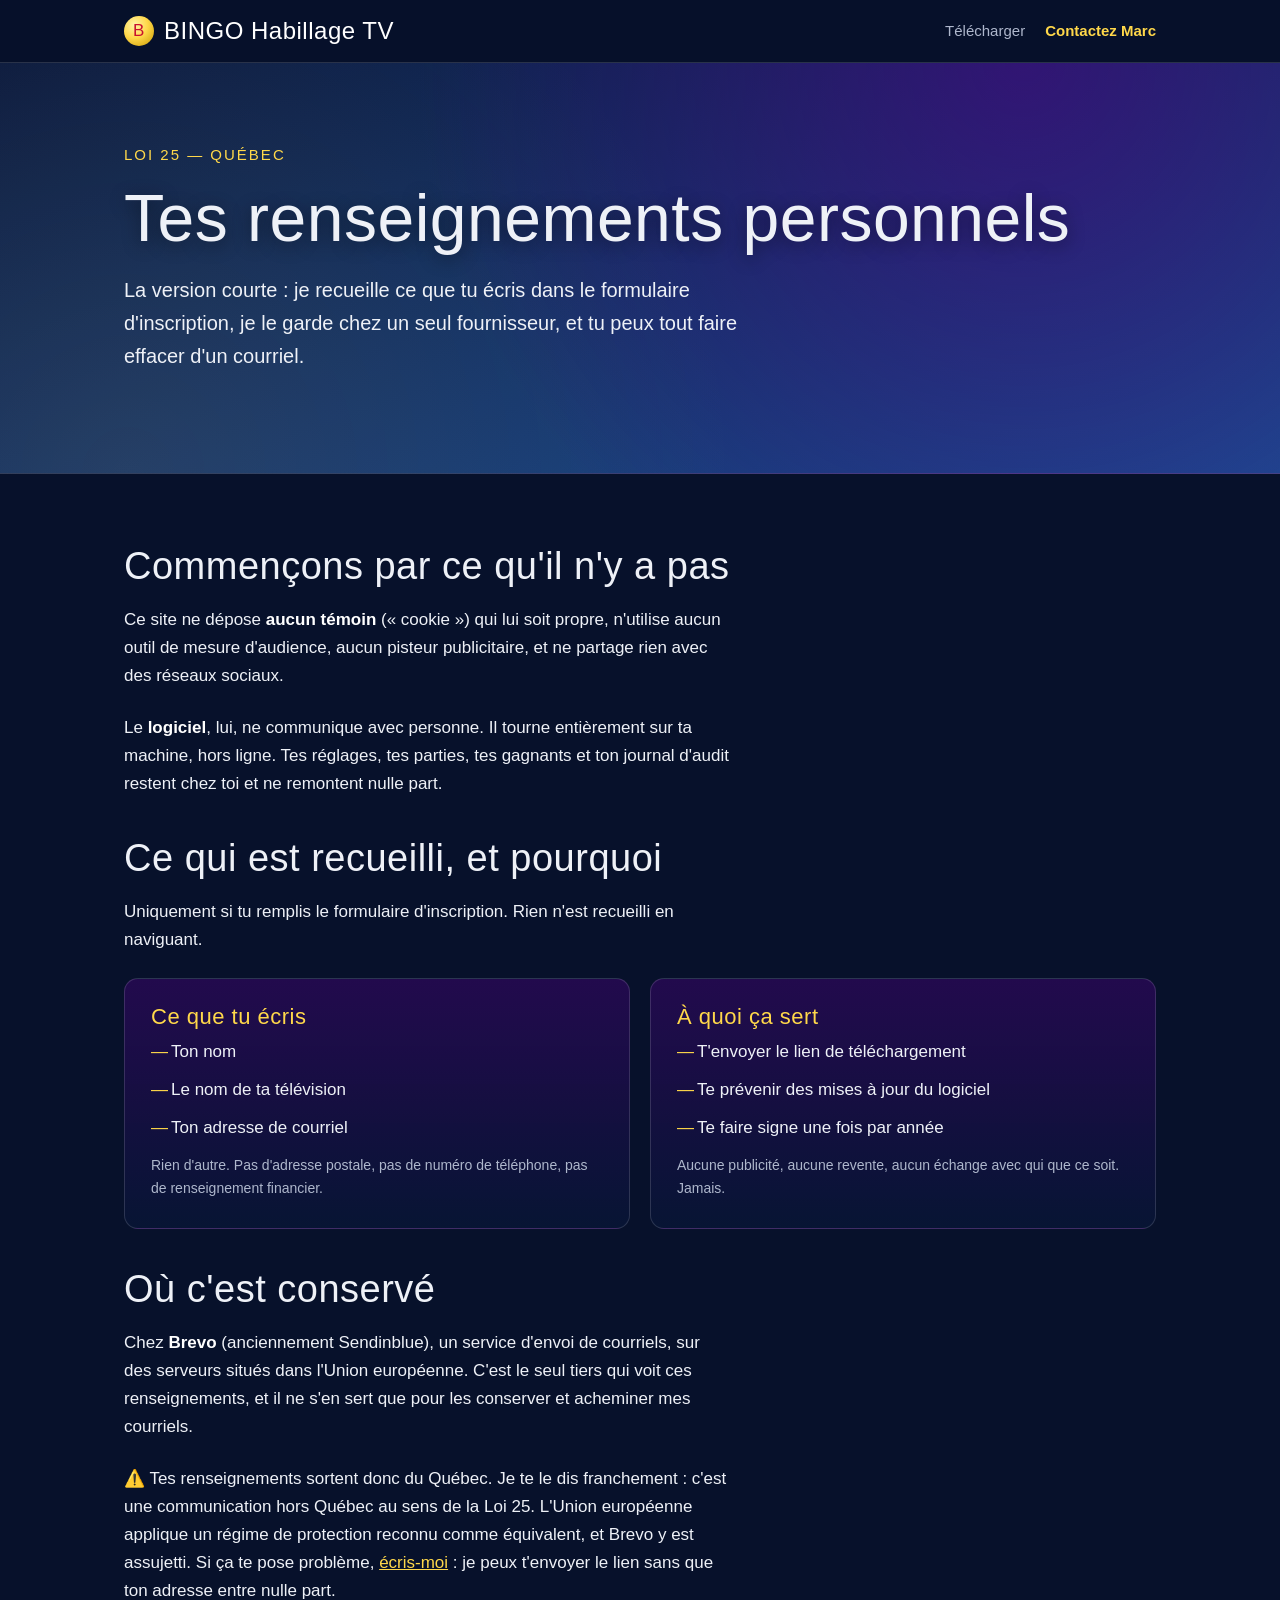
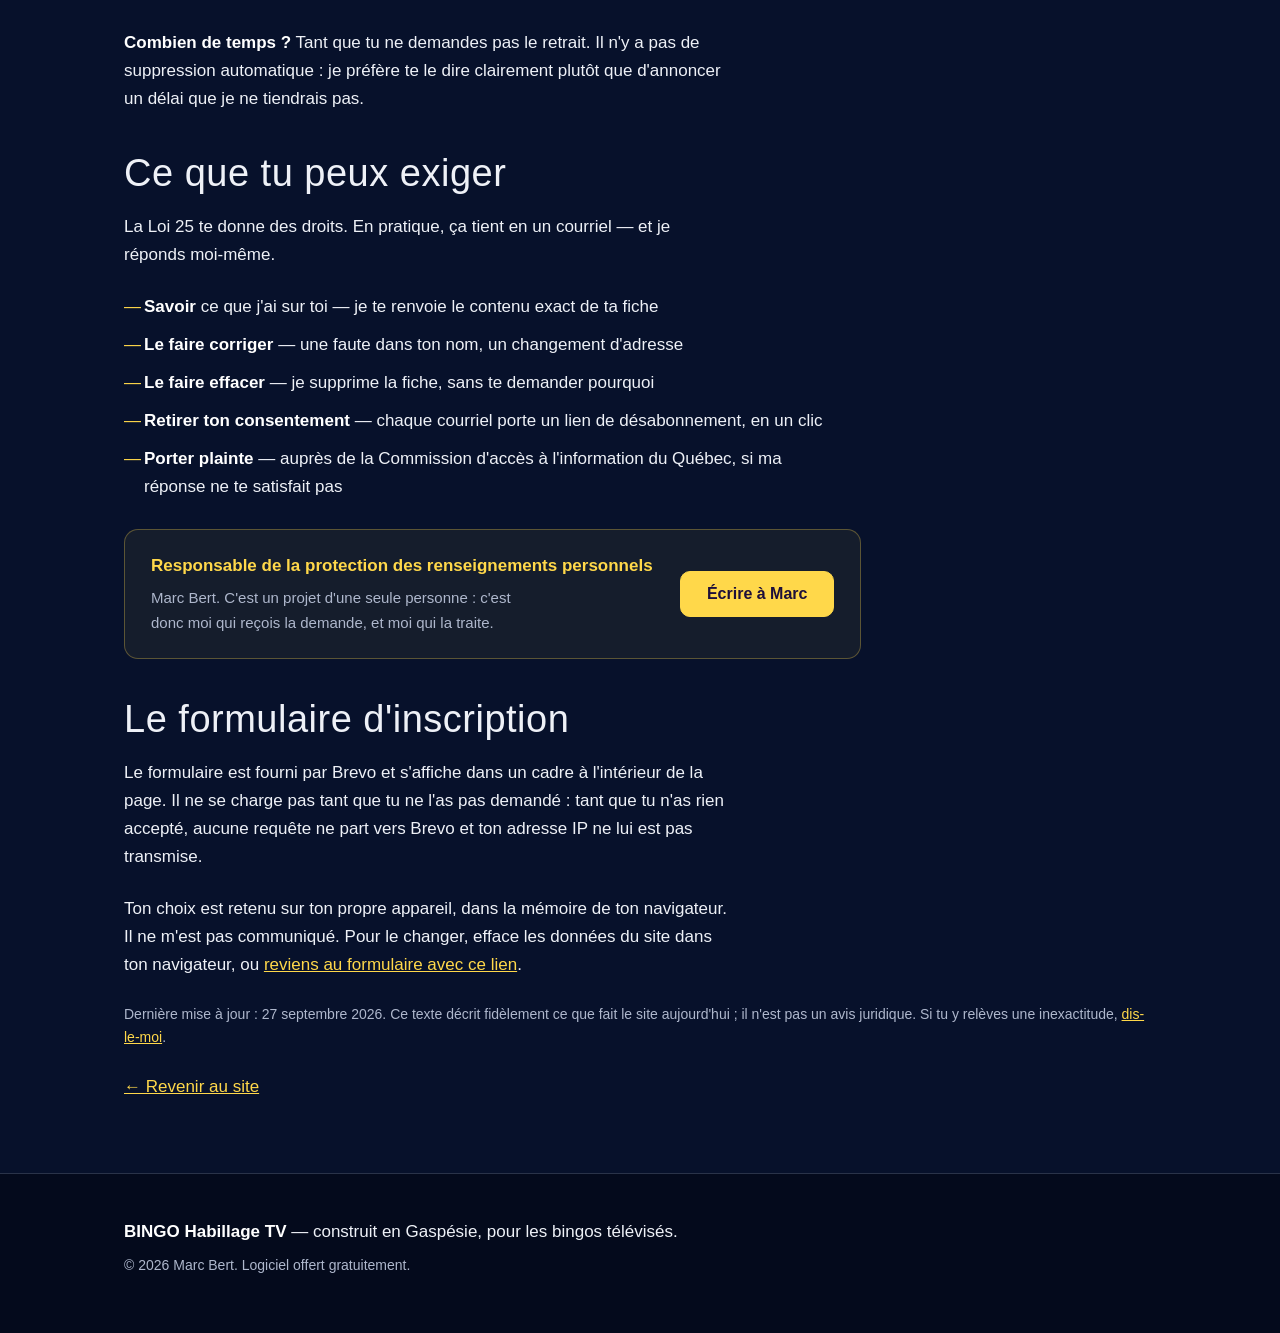
<file: confidentialite/index.html>
<!doctype html>
<html lang="fr-CA">
<head>
<meta charset="utf-8">
<meta name="viewport" content="width=device-width, initial-scale=1">
<title>Renseignements personnels — BINGO Habillage TV</title>
<meta name="robots" content="noindex">
<link rel="stylesheet" href="../style.css?v=7">
</head>
<body>

<header class="entete">
  <div class="dedans entete-dedans">
    <a class="marque" href="../"><span class="boule">B</span>BINGO&nbsp;Habillage&nbsp;TV</a>
    <nav>
      <a href="../#telecharger">Télécharger</a>
      <a href="mailto:marcbert@mailo.com?subject=BINGO%20Habillage%20TV%20—%20renseignements%20personnels" class="lien-contact">Contactez&nbsp;Marc</a>
    </nav>
  </div>
</header>

<main>
  <section class="heros">
    <div class="dedans">
      <p class="surtitre">Loi 25 — Québec</p>
      <h1>Tes renseignements personnels</h1>
      <p class="accroche">
        La version courte : je recueille ce que tu écris dans le formulaire d'inscription, je le garde chez
        un seul fournisseur, et tu peux tout faire effacer d'un courriel.
      </p>
    </div>
  </section>

  <section class="bande">
    <div class="dedans">
      <h2>Commençons par ce qu'il n'y a pas</h2>
      <p class="intro">
        Ce site ne dépose <strong>aucun témoin</strong> (« cookie ») qui lui soit propre, n'utilise aucun outil de
        mesure d'audience, aucun pisteur publicitaire, et ne partage rien avec des réseaux sociaux.
      </p>
      <p class="intro">
        Le <strong>logiciel</strong>, lui, ne communique avec personne. Il tourne entièrement sur ta machine,
        hors ligne. Tes réglages, tes parties, tes gagnants et ton journal d'audit restent chez toi et ne
        remontent nulle part.
      </p>

      <h2 style="margin-top:40px">Ce qui est recueilli, et pourquoi</h2>
      <p class="intro">Uniquement si tu remplis le formulaire d'inscription. Rien n'est recueilli en naviguant.</p>
      <div class="grille-deux">
        <div class="carte">
          <h3>Ce que tu écris</h3>
          <ul class="liste-simple">
            <li>Ton nom</li>
            <li>Le nom de ta télévision</li>
            <li>Ton adresse de courriel</li>
          </ul>
          <p class="petit" style="margin-top:12px">Rien d'autre. Pas d'adresse postale, pas de numéro de téléphone,
            pas de renseignement financier.</p>
        </div>
        <div class="carte">
          <h3>À quoi ça sert</h3>
          <ul class="liste-simple">
            <li>T'envoyer le lien de téléchargement</li>
            <li>Te prévenir des mises à jour du logiciel</li>
            <li>Te faire signe une fois par année</li>
          </ul>
          <p class="petit" style="margin-top:12px">Aucune publicité, aucune revente, aucun échange avec qui que
            ce soit. Jamais.</p>
        </div>
      </div>

      <h2 style="margin-top:40px">Où c'est conservé</h2>
      <p class="intro">
        Chez <strong>Brevo</strong> (anciennement Sendinblue), un service d'envoi de courriels, sur des serveurs
        situés dans l'Union européenne. C'est le seul tiers qui voit ces renseignements, et il ne s'en sert que
        pour les conserver et acheminer mes courriels.
      </p>
      <p class="intro">
        ⚠️ Tes renseignements sortent donc du Québec. Je te le dis franchement : c'est une communication hors
        Québec au sens de la Loi 25. L'Union européenne applique un régime de protection reconnu comme
        équivalent, et Brevo y est assujetti. Si ça te pose problème,
        <a href="mailto:marcbert@mailo.com?subject=BINGO%20Habillage%20TV%20—%20le%20lien%20de%20téléchargement">écris-moi</a> :
        je peux t'envoyer le lien sans que ton adresse entre nulle part.
      </p>
      <p class="intro">
        <strong>Combien de temps ?</strong> Tant que tu ne demandes pas le retrait. Il n'y a pas de suppression
        automatique : je préfère te le dire clairement plutôt que d'annoncer un délai que je ne tiendrais pas.
      </p>

      <h2 style="margin-top:40px">Ce que tu peux exiger</h2>
      <p class="intro">La Loi 25 te donne des droits. En pratique, ça tient en un courriel — et je réponds moi-même.</p>
      <ul class="liste-simple">
        <li><strong>Savoir</strong> ce que j'ai sur toi — je te renvoie le contenu exact de ta fiche</li>
        <li><strong>Le faire corriger</strong> — une faute dans ton nom, un changement d'adresse</li>
        <li><strong>Le faire effacer</strong> — je supprime la fiche, sans te demander pourquoi</li>
        <li><strong>Retirer ton consentement</strong> — chaque courriel porte un lien de désabonnement, en un clic</li>
        <li><strong>Porter plainte</strong> — auprès de la Commission d'accès à l'information du Québec, si ma réponse ne te satisfait pas</li>
      </ul>
      <div class="contact-bloc">
        <div>
          <strong>Responsable de la protection des renseignements personnels</strong>
          <p>Marc Bert. C'est un projet d'une seule personne : c'est donc moi qui reçois la demande, et moi qui la traite.</p>
        </div>
        <a class="bouton bouton-fort" href="mailto:marcbert@mailo.com?subject=BINGO%20Habillage%20TV%20—%20renseignements%20personnels">Écrire à Marc</a>
      </div>

      <h2 style="margin-top:40px">Le formulaire d'inscription</h2>
      <p class="intro">
        Le formulaire est fourni par Brevo et s'affiche dans un cadre à l'intérieur de la page. Il ne se charge
        pas tant que tu ne l'as pas demandé : tant que tu n'as rien accepté, aucune requête ne part vers Brevo
        et ton adresse IP ne lui est pas transmise.
      </p>
      <p class="intro">
        Ton choix est retenu sur ton propre appareil, dans la mémoire de ton navigateur. Il ne m'est pas
        communiqué. Pour le changer, efface les données du site dans ton navigateur, ou
        <a href="../?revoir-consentement=1#telecharger">reviens au formulaire avec ce lien</a>.
      </p>
      <p class="petit">
        Dernière mise à jour : 27 septembre 2026. Ce texte décrit fidèlement ce que fait le site aujourd'hui ;
        il n'est pas un avis juridique. Si tu y relèves une inexactitude,
        <a href="mailto:marcbert@mailo.com?subject=BINGO%20Habillage%20TV%20—%20renseignements%20personnels">dis-le-moi</a>.
      </p>
      <p style="margin-top:24px"><a href="../">← Revenir au site</a></p>
    </div>
  </section>
</main>

<footer class="pied">
  <div class="dedans">
    <p><strong>BINGO Habillage TV</strong> — construit en Gaspésie, pour les bingos télévisés.</p>
    <p class="petit">© <span id="annee">2026</span> Marc Bert. Logiciel offert gratuitement.</p>
  </div>
</footer>
<script>document.getElementById("annee").textContent = new Date().getFullYear();</script>
</body>
</html>
</file>
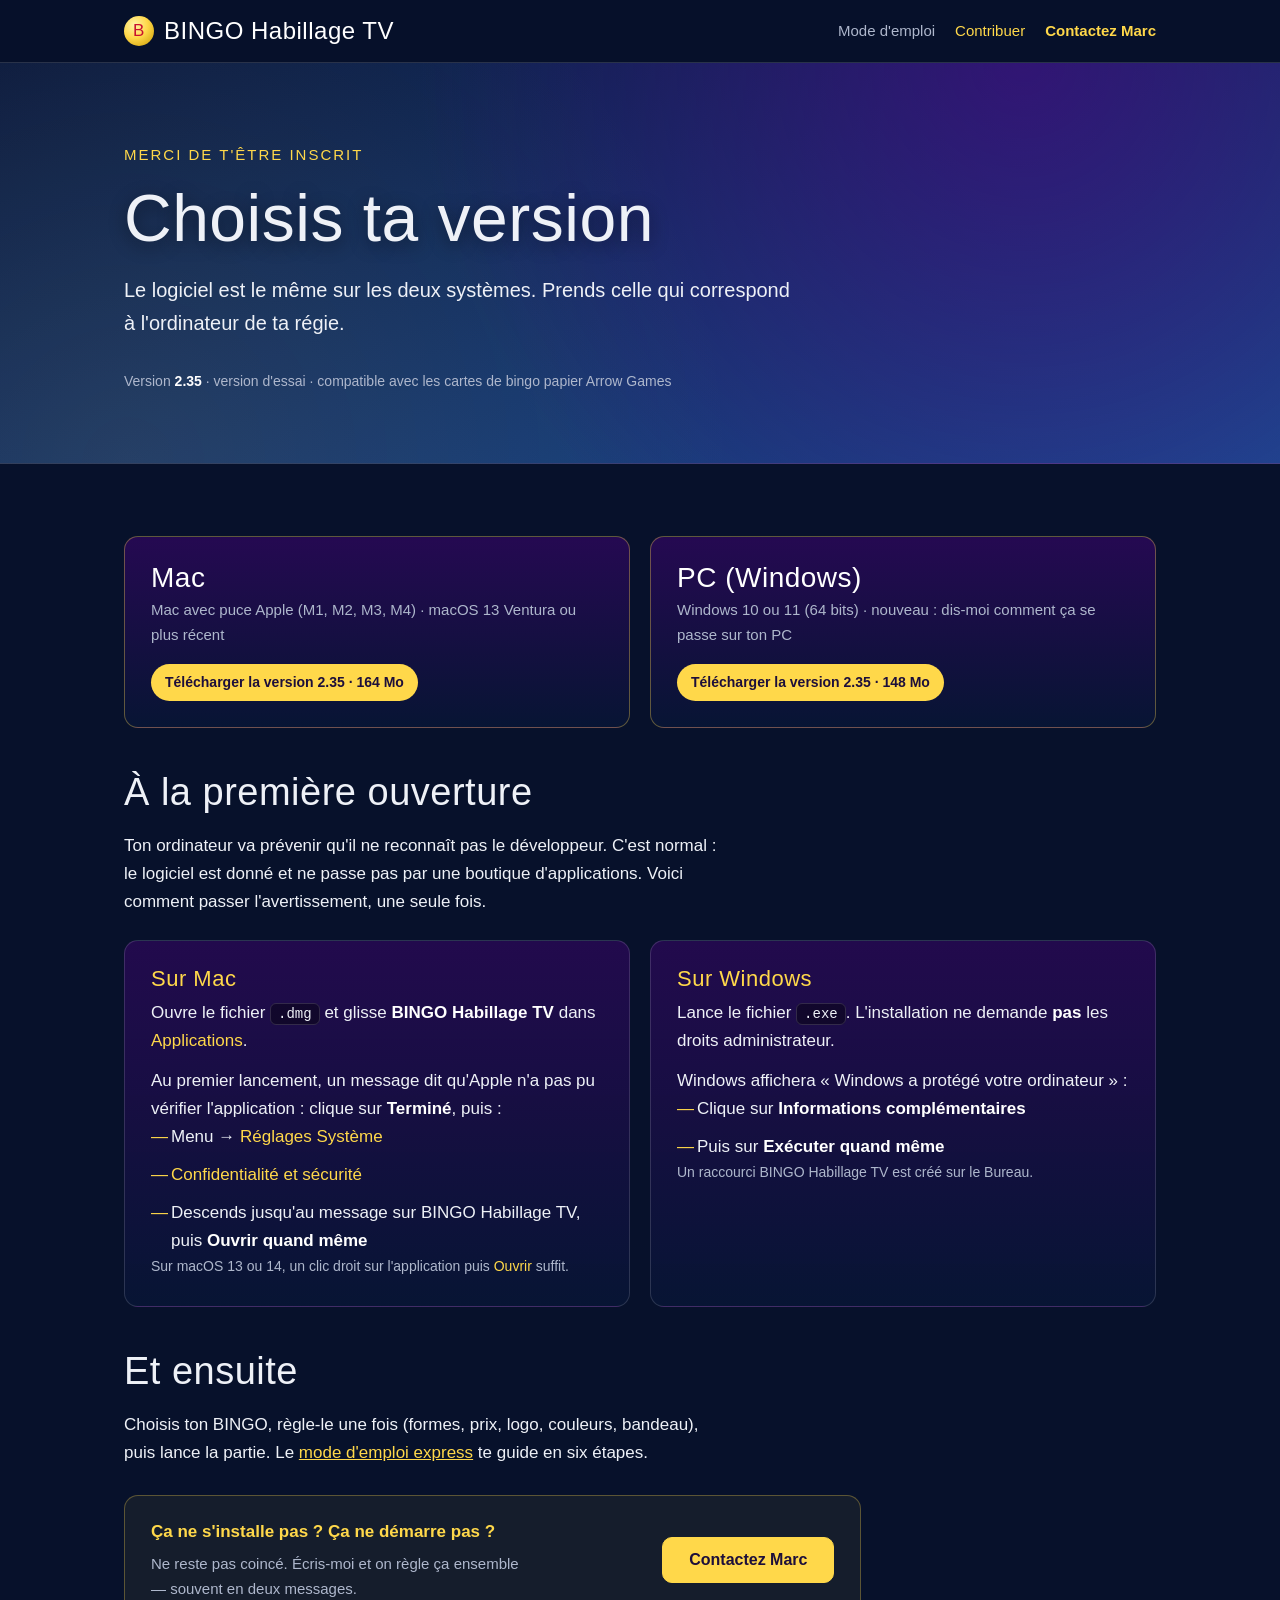
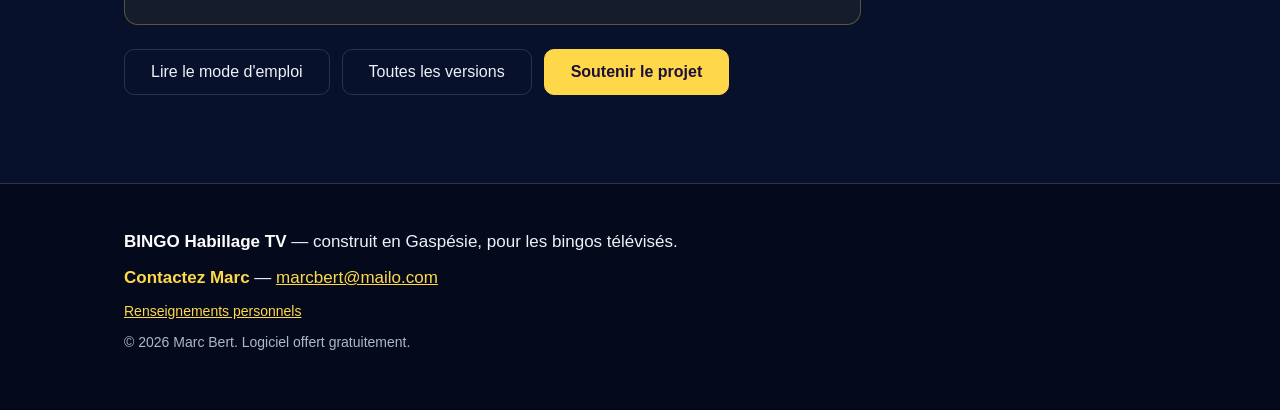
<file: telecharger/index.html>
<!doctype html>
<html lang="fr-CA">
<head>
<meta charset="utf-8">
<meta name="viewport" content="width=device-width, initial-scale=1">
<title>Télécharger BINGO Habillage TV</title>
<!-- Page d'arrivée après l'inscription (Brevo y redirige) : jamais indexée -->
<meta name="robots" content="noindex">
<link rel="stylesheet" href="../style.css?v=7">
</head>
<body>

<!-- À CHAQUE NOUVELLE VERSION : le numéro de version et les poids ci-dessous.
     Les liens pointent toujours vers la dernière version publiée (Releases GitHub). -->

<header class="entete">
  <div class="dedans entete-dedans">
    <a class="marque" href="../"><span class="boule">B</span>BINGO&nbsp;Habillage&nbsp;TV</a>
    <nav>
      <a href="../#emploi">Mode d'emploi</a>
      <a href="../#contribution" class="lien-don">Contribuer</a>
      <a href="mailto:marcbert@mailo.com?subject=BINGO%20Habillage%20TV" class="lien-contact">Contactez&nbsp;Marc</a>
    </nav>
  </div>
</header>

<main>
  <section class="heros">
    <div class="dedans">
      <p class="surtitre">Merci de t'être inscrit</p>
      <h1>Choisis ta version</h1>
      <p class="accroche">
        Le logiciel est le même sur les deux systèmes. Prends celle qui correspond à l'ordinateur de ta régie.
      </p>
      <p class="petit">Version <strong>2.35</strong> · version d'essai · compatible avec les cartes de bingo papier Arrow Games</p>
    </div>
  </section>

  <section class="bande">
    <div class="dedans">
      <div class="grille-deux">
        <a class="telechargement" href="https://github.com/bingoTCA/bingo-habillage-tv/releases/latest/download/BINGO-Habillage-TV-mac.dmg">
          <span class="tele-titre">Mac</span>
          <span class="tele-detail">Mac avec puce Apple (M1, M2, M3, M4) · macOS 13 Ventura ou plus récent</span>
          <span class="tele-etat">Télécharger la version 2.35 · 164 Mo</span>
        </a>
        <a class="telechargement" href="https://github.com/bingoTCA/bingo-habillage-tv/releases/latest/download/BINGO-Habillage-TV-windows.exe">
          <span class="tele-titre">PC (Windows)</span>
          <span class="tele-detail">Windows 10 ou 11 (64 bits) · nouveau : dis-moi comment ça se passe sur ton PC</span>
          <span class="tele-etat">Télécharger la version 2.35 · 148 Mo</span>
        </a>
      </div>

      <h2 style="margin-top:44px">À la première ouverture</h2>
      <p class="intro">
        Ton ordinateur va prévenir qu'il ne reconnaît pas le développeur. C'est normal : le logiciel est
        donné et ne passe pas par une boutique d'applications. Voici comment passer l'avertissement, une seule fois.
      </p>
      <div class="grille-deux">
        <article class="carte">
          <h3>Sur Mac</h3>
          <p>Ouvre le fichier <code>.dmg</code> et glisse <strong>BINGO Habillage TV</strong> dans <em>Applications</em>.</p>
          <p>Au premier lancement, un message dit qu'Apple n'a pas pu vérifier l'application : clique sur <strong>Terminé</strong>, puis :</p>
          <ol class="liste-simple">
            <li>Menu  → <em>Réglages Système</em></li>
            <li><em>Confidentialité et sécurité</em></li>
            <li>Descends jusqu'au message sur BINGO Habillage TV, puis <strong>Ouvrir quand même</strong></li>
          </ol>
          <p class="petit">Sur macOS 13 ou 14, un clic droit sur l'application puis <em>Ouvrir</em> suffit.</p>
        </article>
        <article class="carte">
          <h3>Sur Windows</h3>
          <p>Lance le fichier <code>.exe</code>. L'installation ne demande <strong>pas</strong> les droits administrateur.</p>
          <p>Windows affichera « Windows a protégé votre ordinateur » :</p>
          <ol class="liste-simple">
            <li>Clique sur <strong>Informations complémentaires</strong></li>
            <li>Puis sur <strong>Exécuter quand même</strong></li>
          </ol>
          <p class="petit">Un raccourci BINGO Habillage TV est créé sur le Bureau.</p>
        </article>
      </div>

      <h2 style="margin-top:44px">Et ensuite</h2>
      <p class="intro">
        Choisis ton BINGO, règle-le une fois (formes, prix, logo, couleurs, bandeau), puis lance la partie.
        Le <a href="../#emploi">mode d'emploi express</a> te guide en six étapes.
      </p>

      <div class="contact-bloc">
        <div>
          <strong>Ça ne s'installe pas ? Ça ne démarre pas ?</strong>
          <p>Ne reste pas coincé. Écris-moi et on règle ça ensemble — souvent en deux messages.</p>
        </div>
        <a class="bouton bouton-fort" href="mailto:marcbert@mailo.com?subject=BINGO%20Habillage%20TV%20—%20problème%20d'installation">Contactez Marc</a>
      </div>

      <div class="boutons" style="margin-top:24px">
        <a class="bouton" href="../#emploi">Lire le mode d'emploi</a>
        <a class="bouton" href="https://github.com/bingoTCA/bingo-habillage-tv/releases" target="_blank" rel="noopener">Toutes les versions</a>
        <a class="bouton bouton-fort" href="../#contribution">Soutenir le projet</a>
      </div>
    </div>
  </section>
</main>

<footer class="pied">
  <div class="dedans">
    <p><strong>BINGO Habillage TV</strong> — construit en Gaspésie, pour les bingos télévisés.</p>
    <p class="pied-contact">
      <strong>Contactez Marc</strong> —
      <a href="mailto:marcbert@mailo.com?subject=BINGO%20Habillage%20TV">marcbert@mailo.com</a>
    </p>
    <p class="petit"><a href="../confidentialite/">Renseignements personnels</a></p>
    <p class="petit">© <span id="annee">2026</span> Marc Bert. Logiciel offert gratuitement.</p>
  </div>
</footer>

<script>
  document.getElementById("annee").textContent = new Date().getFullYear();

  // Après l'inscription, Brevo redirige ICI — mais à l'intérieur du cadre qui porte son
  // formulaire sur la page d'accueil. On sort du cadre pour afficher la page en entier.
  if (window.top !== window.self) {
    window.top.location.replace(window.self.location.href);
  }
</script>
</body>
</html>
</file>
<file: style.css>
/* =====================================================================
   Site de BINGO Habillage TV.

   Même langage visuel que le logiciel — bleu nuit, violet, jaune, Impact
   pour les titres — pour que la page et l'application se lisent comme un
   seul produit. Le corps de texte reste en sans-sérif ordinaire.
   ===================================================================== */

* { margin: 0; padding: 0; box-sizing: border-box; }

:root {
  --nuit:        #07112b;
  --bleu:        #0a1a40;
  --bleu-clair:  #1b4a8f;
  --violet:      #4b0082;
  --jaune:       #ffd84a;
  --rouge:       #c8102e;
  --texte:       #eef1f7;
  --texte-doux:  #aeb7cc;
  --bord:        rgba(255,255,255,.14);
}

html { scroll-behavior: smooth; }
@media (prefers-reduced-motion: reduce) { html { scroll-behavior: auto; } }

body {
  background: var(--nuit);
  color: var(--texte);
  font-family: "Helvetica Neue", Helvetica, Arial, sans-serif;
  font-size: 17px;
  line-height: 1.65;
  -webkit-font-smoothing: antialiased;
}

.dedans { width: 100%; max-width: 1080px; margin: 0 auto; padding: 0 24px; }

h1, h2, h3, .marque, .tele-titre {
  font-family: Impact, "Arial Narrow", Arial, sans-serif;
  font-weight: 400; letter-spacing: .5px; line-height: 1.1;
}
h1 { font-size: clamp(38px, 6.5vw, 66px); }
h2 { font-size: clamp(26px, 4vw, 38px); margin-bottom: 18px; }
h3 { font-size: 22px; margin-bottom: 8px; color: var(--jaune); }

a { color: var(--jaune); }
strong { color: #fff; }
em { color: var(--jaune); font-style: normal; }
code {
  font-family: Menlo, Consolas, monospace; font-size: 14px;
  background: rgba(0,0,0,.4); border: 1px solid var(--bord);
  padding: 2px 7px; border-radius: 6px; word-break: break-all;
}

.petit { font-size: 14px; color: var(--texte-doux); }
.intro { max-width: 64ch; margin-bottom: 24px; }

/* ---------- En-tête ---------- */
.entete {
  position: sticky; top: 0; z-index: 10;
  background: rgba(7, 17, 43, .92);
  backdrop-filter: blur(8px);
  border-bottom: 1px solid var(--bord);
}
.entete-dedans { display: flex; align-items: center; justify-content: space-between; gap: 20px; min-height: 62px; flex-wrap: wrap; }
.marque { font-size: 24px; color: #fff; text-decoration: none; display: flex; align-items: center; gap: 10px; }
.marque .boule {
  width: 30px; height: 30px; border-radius: 50%;
  background: radial-gradient(circle at 35% 30%, #fff3a8 0, var(--jaune) 45%, #c99a00 100%);
  display: grid; place-items: center; color: var(--rouge); font-size: 17px;
}
.entete nav { display: flex; gap: 20px; flex-wrap: wrap; }
.entete nav a { color: var(--texte-doux); text-decoration: none; font-size: 15px; }
.entete nav a:hover { color: #fff; }
.entete nav .lien-don { color: var(--jaune); }

/* ---------- Accroche ---------- */
.heros {
  padding: 80px 0 70px;
  background:
    radial-gradient(circle at 80% 0%, rgba(75,0,130,.55) 0, transparent 55%),
    radial-gradient(circle at 10% 100%, rgba(255,216,74,.08) 0, transparent 50%),
    linear-gradient(160deg, var(--bleu) 0%, var(--bleu-clair) 100%);
  border-bottom: 1px solid var(--bord);
}
.surtitre { color: var(--jaune); font-size: 15px; letter-spacing: 2px; text-transform: uppercase; margin-bottom: 14px; }
.heros h1 { margin-bottom: 20px; text-shadow: 0 4px 18px rgba(0,0,0,.45); }
.accroche { font-size: 20px; max-width: 60ch; margin-bottom: 30px; }

.pastille {
  display: inline-block; margin-bottom: 18px;
  font-size: 13px; padding: 5px 12px; border-radius: 20px;
  background: rgba(255,216,74,.16); color: var(--jaune); border: 1px solid rgba(255,216,74,.35);
}

.boutons { display: flex; gap: 12px; flex-wrap: wrap; margin-bottom: 16px; }
.bouton {
  display: inline-block; text-decoration: none;
  padding: 13px 26px; border-radius: 10px;
  border: 1px solid var(--bord); color: var(--texte);
  font-size: 16px; font-family: inherit; line-height: normal;
  background: transparent; cursor: pointer;
}
.bouton:hover { background: rgba(255,255,255,.07); border-color: rgba(255,255,255,.3); }
.bouton-fort { background: var(--jaune); border-color: var(--jaune); color: #1d0f3a; font-weight: 700; }
.bouton-fort:hover { background: #ffe57d; border-color: #ffe57d; }

.capture-heros {
  margin-top: 46px;
  border-radius: 14px; overflow: hidden;
  border: 1px solid var(--bord);
  box-shadow: 0 30px 80px rgba(0,0,0,.55);
}
.capture-heros img { display: block; width: 100%; height: auto; }

/* ---------- Pictogrammes (trait, couleur du texte) ---------- */
svg { fill: none; stroke: currentColor; stroke-width: 1.6; stroke-linecap: round; stroke-linejoin: round; }

/* ---------- Atouts ---------- */
.bande-atouts { padding: 56px 0; background: #050d22; border-bottom: 1px solid var(--bord); }
.atouts {
  list-style: none;
  display: grid; grid-template-columns: repeat(auto-fit, minmax(230px, 1fr));
  gap: 32px 28px;
}
.atouts li { display: flex; flex-direction: column; gap: 7px; }
.atouts svg { width: 32px; height: 32px; color: var(--jaune); margin-bottom: 4px; }
.atouts strong {
  font-family: Impact, "Arial Narrow", Arial, sans-serif;
  font-weight: 400; font-size: 20px; letter-spacing: .4px; color: #fff;
}
.atouts span { font-size: 15px; color: var(--texte-doux); line-height: 1.55; }

/* ---------- Bandes ---------- */
.bande { padding: 72px 0; border-bottom: 1px solid var(--bord); }
.bande-sombre { background: #050d22; }
.bande-don {
  background:
    radial-gradient(circle at 20% 0%, rgba(255,216,74,.10) 0, transparent 60%),
    linear-gradient(180deg, #1a0f3a 0%, var(--nuit) 100%);
}

.carte {
  background: linear-gradient(180deg, rgba(75,0,130,.40) 0%, rgba(10,26,64,.45) 100%);
  border: 1px solid var(--bord); border-radius: 14px;
  padding: 26px 26px 28px;
}
.carte p + p { margin-top: 12px; }
.grille-deux { display: grid; grid-template-columns: repeat(auto-fit, minmax(300px, 1fr)); gap: 20px; }

/* ---------- Captures ---------- */
.apercu { margin-bottom: 44px; }
.apercu:last-child { margin-bottom: 0; }
.apercu img {
  display: block; width: 100%; height: auto;
  border-radius: 12px; border: 1px solid var(--bord);
  background: var(--bleu);
}
.apercu figcaption { margin-top: 14px; max-width: 76ch; color: var(--texte-doux); font-size: 16px; }
.apercu figcaption strong { color: var(--jaune); }
.duo { display: grid; grid-template-columns: 1fr 1fr; gap: 22px; }
@media (max-width: 760px) { .duo { grid-template-columns: 1fr; } }

/* ---------- Base de cartes ---------- */
.chiffres { display: grid; grid-template-columns: repeat(auto-fit, minmax(220px, 1fr)); gap: 18px; margin: 26px 0; }
.chiffre {
  border: 1px solid var(--bord); border-radius: 14px; padding: 20px 22px;
  background: rgba(255,255,255,.03);
}
.chiffre b {
  display: block; font-family: Impact, "Arial Narrow", Arial, sans-serif; font-weight: 400;
  font-size: 34px; color: var(--jaune); line-height: 1.1;
}
.chiffre span { font-size: 15px; color: var(--texte-doux); }
.jauge { height: 12px; border-radius: 8px; background: rgba(255,255,255,.1); overflow: hidden; margin-top: 12px; }
.jauge i { display: block; height: 100%; background: linear-gradient(90deg, var(--jaune), #ffb300); }

/* ---------- Téléchargement ---------- */
.telechargement {
  display: flex; flex-direction: column; gap: 4px;
  padding: 26px; border-radius: 14px; text-decoration: none;
  background: linear-gradient(180deg, rgba(75,0,130,.45) 0%, rgba(10,26,64,.45) 100%);
  border: 1px solid rgba(255,216,74,.35); color: var(--texte);
  transition: border-color .15s, transform .15s;
}
.telechargement:hover { border-color: var(--jaune); transform: translateY(-2px); }
.tele-titre { font-size: 28px; color: #fff; }
.tele-detail { font-size: 15px; color: var(--texte-doux); }
.tele-etat {
  align-self: flex-start; margin-top: 12px;
  font-size: 14px; padding: 7px 14px; border-radius: 20px;
  background: var(--jaune); color: #1d0f3a; font-weight: 700;
}
.telechargement.inactif { border-color: var(--bord); cursor: default; opacity: .75; }
.telechargement.inactif:hover { transform: none; }
.telechargement.inactif .tele-etat { background: rgba(255,255,255,.12); color: var(--texte-doux); font-weight: 400; }

/* ---------- Listes et étapes ---------- */
.liste-simple { list-style: none; max-width: 76ch; display: grid; gap: 10px; }
.liste-simple li { padding-left: 20px; position: relative; }
.liste-simple li::before { content: "—"; position: absolute; left: 0; color: var(--jaune); }

.etapes { list-style: none; counter-reset: etape; display: grid; gap: 24px; max-width: 80ch; }
.etapes li { counter-increment: etape; padding-left: 62px; position: relative; }
.etapes li::before {
  content: counter(etape);
  position: absolute; left: 0; top: 0;
  width: 42px; height: 42px; border-radius: 50%;
  display: flex; align-items: center; justify-content: center;
  background: var(--jaune); color: #1d0f3a;
  font-family: Impact, "Arial Narrow", Arial, sans-serif; font-size: 22px;
}
.etapes h3 { margin-bottom: 4px; }
.etapes p + p { margin-top: 8px; }

.avis {
  border-left: 4px solid var(--jaune);
  background: rgba(255,216,74,.06);
  border-radius: 0 14px 14px 0;
  padding: 26px 28px;
}
.avis p + p { margin-top: 12px; }

/* ---------- Pied de page ---------- */
.pied { padding: 44px 0 56px; background: #040a1c; }
.pied p + p { margin-top: 8px; }

/* ---------- Journal d'audit ---------- */
.sous-titre-audit { margin: 40px 0 14px; }
.tableau-defile { overflow-x: auto; border: 1px solid var(--bord); border-radius: 12px; }
.tableau-exemple { width: 100%; border-collapse: collapse; font-size: 14px; white-space: nowrap; }
.tableau-exemple th {
  text-align: left; padding: 10px 12px; background: rgba(75,0,130,.45);
  color: var(--jaune); font-weight: 700;
}
.tableau-exemple td { padding: 8px 12px; border-top: 1px solid var(--bord); color: var(--texte-doux); }
.tableau-exemple tbody tr:nth-child(even) td { background: rgba(255,255,255,.03); }
.tableau-exemple td.ok { color: var(--jaune); font-weight: 700; }

/* ---------- Bingo Studio (l'autre logiciel, plus complet) ---------- */
.entete nav .lien-studio { color: #fff; font-weight: 700; }
.appel-studio {
  display: flex; align-items: center; gap: 24px; flex-wrap: wrap;
  margin: 30px 0 6px; padding: 22px 26px; border-radius: 16px;
  text-decoration: none; color: var(--texte);
  background: linear-gradient(90deg, rgba(255,216,74,.18) 0%, rgba(75,0,130,.45) 100%);
  border: 2px solid var(--jaune);
  box-shadow: 0 12px 40px rgba(0,0,0,.35);
  transition: transform .15s, box-shadow .15s;
}
.appel-studio:hover { transform: translateY(-2px); box-shadow: 0 18px 50px rgba(0,0,0,.45); }
.appel-studio-texte { flex: 1; min-width: 260px; }
.appel-studio-texte b {
  display: block; font-family: Impact, "Arial Narrow", Arial, sans-serif; font-weight: 400;
  font-size: clamp(24px, 3.2vw, 34px); line-height: 1.15; color: var(--jaune); margin-bottom: 6px;
}
.appel-studio-texte span { font-size: 16px; color: var(--texte); }
.appel-studio-bouton {
  flex-shrink: 0; padding: 14px 26px; border-radius: 12px;
  background: var(--jaune); color: #1d0f3a;
  font-family: Impact, "Arial Narrow", Arial, sans-serif; font-size: 26px; letter-spacing: .5px;
}
.bande-studio {
  background:
    radial-gradient(circle at 85% 0%, rgba(255,216,74,.10) 0, transparent 55%),
    linear-gradient(180deg, #120a2a 0%, #0a1a40 100%);
}
.atouts-studio { margin: 10px 0 34px; }
.appel-studio-final {
  text-align: center; padding: 30px 20px; border-radius: 16px;
  border: 2px solid var(--jaune); background: rgba(255,216,74,.07);
}
.appel-studio-final p b {
  font-family: Impact, "Arial Narrow", Arial, sans-serif; font-weight: 400;
  font-size: clamp(26px, 3.6vw, 40px); color: var(--jaune);
}
.appel-studio-final .petit { margin-top: 14px; }
.bouton-geant { font-size: 22px; padding: 18px 34px; margin-top: 16px; border-radius: 12px; }
.tableau-exemple td:nth-child(3), .tableau-exemple td:nth-child(4), .tableau-exemple td:nth-child(8) { white-space: normal; min-width: 150px; }
.tableau-exemple td:nth-child(4) { min-width: 210px; }

/* ---------- Cartes compatibles (Arrow Games) ---------- */
.pastille-arrow { margin-left: 8px; background: rgba(255,255,255,.1); color: #fff; border-color: rgba(255,255,255,.3); }
.tableau-series td { white-space: normal; vertical-align: top; }
.tableau-series td:first-child { white-space: nowrap; color: #fff; }
.carte.achat { margin-top: 10px; border-color: rgba(255,216,74,.4); }
.carte.achat a[href^="tel:"] { color: var(--jaune); font-weight: 700; text-decoration: none; }

/* ---------- Inscription (formulaire Brevo) et consentement Loi 25 ----------
   Même principe que Bingo Studio : le formulaire Brevo ne se charge qu'après
   accord (loi25.js) ; après l'envoi, Brevo mène à telecharger/. */
.loi25 {
  position: fixed; left: 0; right: 0; bottom: 0; z-index: 100;
  background: rgba(7,17,43,.97);
  border-top: 1px solid rgba(255,216,74,.35);
  box-shadow: 0 -10px 40px rgba(0,0,0,.5);
  padding: 18px 20px;
}
.loi25-dedans { max-width: 1100px; margin: 0 auto; display: flex; align-items: center; gap: 24px; flex-wrap: wrap; }
.loi25-texte { flex: 1; min-width: 300px; font-size: 15px; line-height: 24px; color: var(--texte-doux); }
.loi25-texte strong { color: var(--jaune); }
.loi25-boutons { display: flex; gap: 10px; flex-shrink: 0; }
@media (max-width: 620px) { .loi25-boutons { width: 100%; } .loi25-boutons .bouton { flex: 1; text-align: center; } }

.cadre-inscription {
  background: #fff; border-radius: 14px; overflow: hidden; max-width: 720px;
  box-shadow: 0 18px 40px rgba(0,0,0,.35);
}
.cadre-inscription iframe { display: block; width: 100%; height: 760px; border: 0; }
@media (max-width: 620px) { .cadre-inscription iframe { height: 820px; } }
.cadre-inscription.cadre-en-attente {
  background: rgba(255,255,255,.04); border: 1px dashed rgba(255,216,74,.35); box-shadow: none;
}
.cadre-invite { padding: 34px 30px; max-width: 640px; }
.cadre-invite p { color: var(--texte-doux); margin-bottom: 14px; line-height: 25px; }
.cadre-invite strong { color: var(--texte); }
.cadre-invite .bouton { margin: 6px 0 14px; }
.cadre-invite .petit { margin-bottom: 0; }

.entete nav .lien-contact { color: var(--jaune); font-weight: 700; }
.contact-bloc {
  display: flex; align-items: center; justify-content: space-between; gap: 24px; flex-wrap: wrap;
  border: 1px solid rgba(255,216,74,.3); background: rgba(255,216,74,.06);
  border-radius: 14px; padding: 22px 26px; margin: 28px 0 8px; max-width: 78ch;
}
.contact-bloc strong { display: block; color: var(--jaune); margin-bottom: 6px; }
.contact-bloc p { margin: 0; color: var(--texte-doux); font-size: 15px; max-width: 46ch; }
.contact-bloc .bouton { flex-shrink: 0; }
.pied-contact { font-size: 17px; margin-bottom: 6px; }
.pied-contact strong { color: var(--jaune); }
</file>
